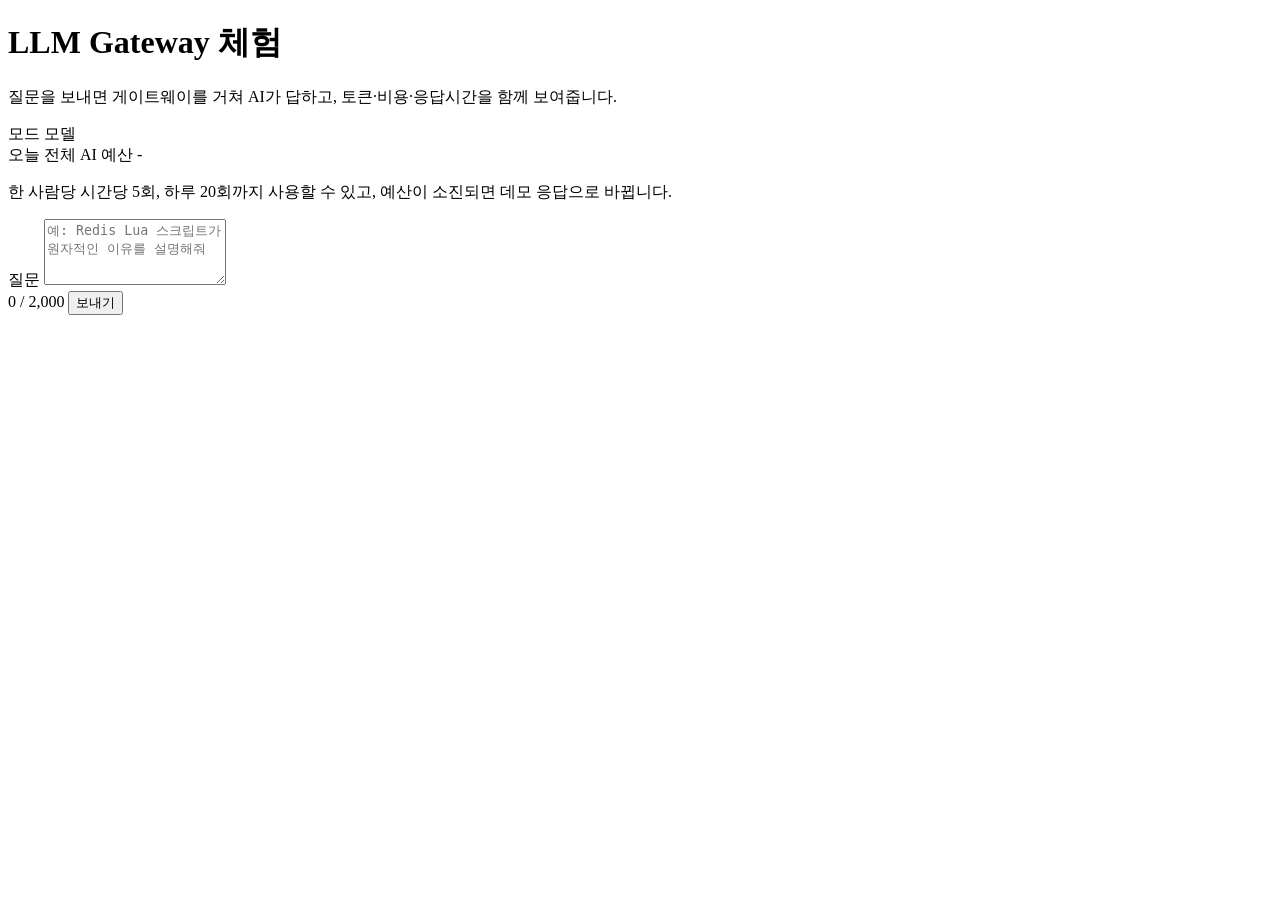
<file: src/main/resources/templates/index.html>
<!DOCTYPE html>
<html lang="ko" xmlns:th="http://www.thymeleaf.org">
<head>
	<meta charset="UTF-8">
	<meta name="viewport" content="width=device-width, initial-scale=1">
	<title>LLM Gateway 체험</title>
	<link rel="stylesheet" th:href="@{/style.css}">
</head>
<body>
<main class="container">
	<header>
		<h1>LLM Gateway 체험</h1>
		<p class="lead">질문을 보내면 게이트웨이를 거쳐 AI가 답하고, 토큰·비용·응답시간을 함께 보여줍니다.</p>
		<div class="badges">
			<span class="badge" th:classappend="${mode == 'mock'} ? 'badge-mock' : 'badge-live'"
				  th:text="${mode == 'mock'} ? '가짜 응답 모드 (비용 0원)' : '실제 Claude 호출'">모드</span>
			<span class="badge" th:text="${model}">모델</span>
		</div>
	</header>

	<section class="card budget" aria-label="오늘 전체 예산">
		<div class="budget-head">
			<span>오늘 전체 AI 예산</span>
			<span id="budget-text">-</span>
		</div>
		<div class="bar"><div id="budget-bar" class="bar-fill" style="width: 0%"></div></div>
		<p class="hint">한 사람당 시간당 5회, 하루 20회까지 사용할 수 있고, 예산이 소진되면 데모 응답으로 바뀝니다.</p>
	</section>

	<form id="chat-form" class="card">
		<label for="message">질문</label>
		<textarea id="message" name="message" rows="4" maxlength="2000"
				  placeholder="예: Redis Lua 스크립트가 원자적인 이유를 설명해줘"></textarea>
		<div class="form-footer">
			<span id="counter">0 / 2,000</span>
			<button type="submit" id="submit">보내기</button>
		</div>
	</form>

	<section id="result" class="card" hidden>
		<h2>응답</h2>
		<p id="answer"></p>
		<dl class="metrics">
			<div><dt>입력 토큰</dt><dd id="input-tokens"></dd></div>
			<div><dt>출력 토큰</dt><dd id="output-tokens"></dd></div>
			<div><dt>비용</dt><dd id="cost"></dd></div>
			<div><dt>응답시간</dt><dd id="latency"></dd></div>
		</dl>
		<p id="remaining" class="hint"></p>
	</section>

	<p id="error" class="error" role="alert" hidden></p>
</main>
<script th:src="@{/app.js}"></script>
</body>
</html>
</file>
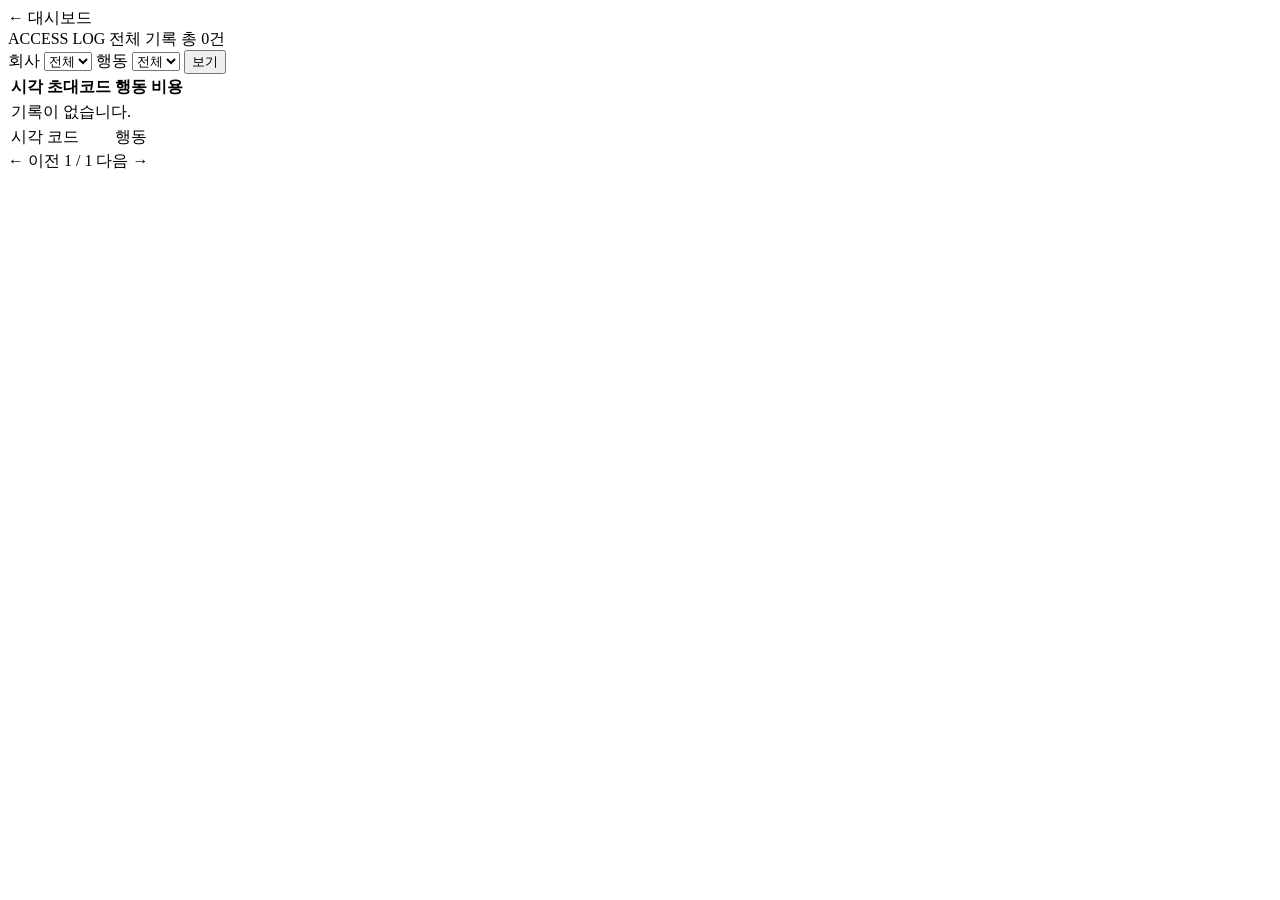
<file: src/main/resources/templates/admin-access.html>
<!DOCTYPE html>
<html lang="ko" xmlns:th="http://www.thymeleaf.org">
<head>
	<meta charset="UTF-8">
	<meta name="viewport" content="width=device-width, initial-scale=1">
	<meta name="robots" content="noindex, nofollow">
	<title>전체 기록 | 관리자</title>
	<link rel="stylesheet" th:href="@{/style.css}">
</head>
<body>
<main class="container admin" th:with="a=${access}">
	<div class="admin-top">
		<a class="back" th:href="@{/admin}">← 대시보드</a>
	</div>

	<section class="admin-section">
		<div class="block-title">
			<span class="fold-head">
				<span class="fold-label">ACCESS LOG</span>
				<span class="fold-name">전체 기록</span>
			</span>
			<span class="fold-meta" th:text="|총 ${a.total()}건|">총 0건</span>
		</div>

		<form class="card block-body filter" method="get" th:action="@{/admin/access}">
			<label>회사
				<select name="code">
					<option value="">전체</option>
					<option th:each="c : ${a.codes()}" th:value="${c.value()}" th:text="${c.label()}"
							th:selected="${a.codeId() != null and c.value() == a.codeId().toString()}">회사</option>
				</select>
			</label>
			<label>행동
				<select name="action">
					<option value="">전체</option>
					<option th:each="o : ${a.actions()}" th:value="${o.value()}" th:text="${o.label()}"
							th:selected="${o.value() == a.action()}">행동</option>
				</select>
			</label>
			<button type="submit">보기</button>
		</form>

		<div class="card block-body table-wrap">
			<table class="admin-table">
				<thead><tr><th>시각</th><th>초대코드</th><th>행동</th><th class="num">비용</th></tr></thead>
				<tbody>
				<tr th:if="${a.events().isEmpty()}"><td colspan="4" class="muted">기록이 없습니다.</td></tr>
				<tr th:each="e : ${a.events()}">
					<td th:text="${e.at()}">시각</td>
					<td><a class="table-link" th:href="@{/admin/codes/{id}(id=${e.codeId()})}" th:text="${e.label()}">코드</a></td>
					<td th:text="${e.action()}">행동</td>
					<td class="num" th:text="${e.detail()}"></td>
				</tr>
				</tbody>
			</table>
		</div>

		<nav class="pager" aria-label="페이지">
			<a th:if="${a.hasPrevious()}" class="link-button"
			   th:href="@{/admin/access(code=${a.codeId()},action=${a.action()},page=${a.page() - 1})}">← 이전</a>
			<span th:text="|${a.page()} / ${a.totalPages()}|">1 / 1</span>
			<a th:if="${a.hasNext()}" class="link-button"
			   th:href="@{/admin/access(code=${a.codeId()},action=${a.action()},page=${a.page() + 1})}">다음 →</a>
		</nav>
	</section>
</main>
<script th:src="@{/scroll-top.js}" defer></script>
</body>
</html>
</file>
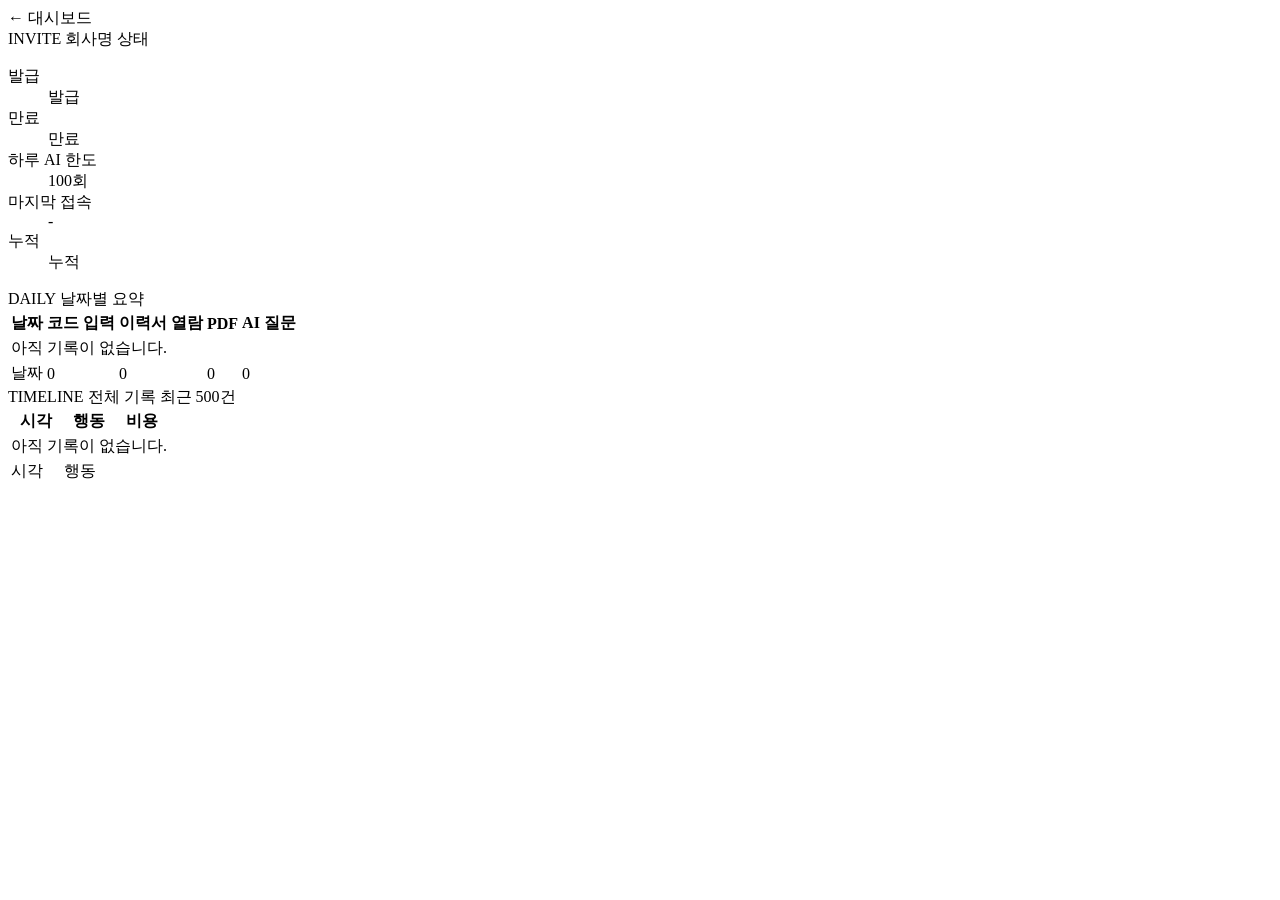
<file: src/main/resources/templates/admin-invite.html>
<!DOCTYPE html>
<html lang="ko" xmlns:th="http://www.thymeleaf.org">
<head>
	<meta charset="UTF-8">
	<meta name="viewport" content="width=device-width, initial-scale=1">
	<meta name="robots" content="noindex, nofollow">
	<title th:text="${detail.invite().label()} + ' · 관리자'">초대코드 상세</title>
	<link rel="stylesheet" th:href="@{/style.css}">
</head>
<body>
<main class="container admin" th:with="i=${detail.invite()}">
	<div class="admin-top">
		<a class="back" th:href="@{/admin}">← 대시보드</a>
	</div>

	<section class="admin-section">
		<div class="block-title">
			<span class="fold-head">
				<span class="fold-label">INVITE</span>
				<span class="fold-name" th:text="${i.label()}">회사명</span>
			</span>
			<span class="fold-meta" th:text="${i.status()}">상태</span>
		</div>
		<div class="card block-body">
			<dl class="info-list">
				<dt>발급</dt>
				<dd th:text="${i.createdAt()}">발급</dd>
				<dt>만료</dt>
				<dd th:text="${i.expiresAt()}">만료</dd>
				<dt>하루 AI 한도</dt>
				<dd th:text="|${i.dailyLimit()}회|">100회</dd>
				<dt>마지막 접속</dt>
				<dd th:text="${i.lastAccess()}">-</dd>
				<dt>누적</dt>
				<dd th:text="|코드 입력 ${i.redeems()} · 이력서 열람 ${i.resumeViews()} · PDF ${i.pdfDownloads()} · AI 질문 ${i.llmRequests()}|">누적</dd>
			</dl>
		</div>
	</section>

	<section class="admin-section">
		<div class="block-title">
			<span class="fold-head">
				<span class="fold-label">DAILY</span>
				<span class="fold-name">날짜별 요약</span>
			</span>
		</div>
		<div class="card block-body table-wrap">
			<table class="admin-table">
				<thead>
				<tr><th>날짜</th><th class="num">코드 입력</th><th class="num">이력서 열람</th><th class="num">PDF</th><th class="num">AI 질문</th></tr>
				</thead>
				<tbody>
				<tr th:if="${detail.days().isEmpty()}"><td colspan="5" class="muted">아직 기록이 없습니다.</td></tr>
				<tr th:each="day : ${detail.days()}">
					<td th:text="${day.day()}">날짜</td>
					<td class="num" th:text="${day.redeems()}">0</td>
					<td class="num" th:text="${day.resumeViews()}">0</td>
					<td class="num" th:text="${day.pdfDownloads()}">0</td>
					<td class="num" th:text="${day.chats()}">0</td>
				</tr>
				</tbody>
			</table>
		</div>
	</section>

	<section class="admin-section">
		<div class="block-title">
			<span class="fold-head">
				<span class="fold-label">TIMELINE</span>
				<span class="fold-name">전체 기록</span>
			</span>
			<span class="fold-meta">최근 500건</span>
		</div>
		<div class="card block-body table-wrap">
			<table class="admin-table">
				<thead><tr><th>시각</th><th>행동</th><th class="num">비용</th></tr></thead>
				<tbody>
				<tr th:if="${detail.events().isEmpty()}"><td colspan="3" class="muted">아직 기록이 없습니다.</td></tr>
				<tr th:each="e : ${detail.events()}">
					<td th:text="${e.at()}">시각</td>
					<td th:text="${e.action()}">행동</td>
					<td class="num" th:text="${e.detail()}"></td>
				</tr>
				</tbody>
			</table>
		</div>
	</section>
</main>
<script th:src="@{/scroll-top.js}" defer></script>
</body>
</html>
</file>
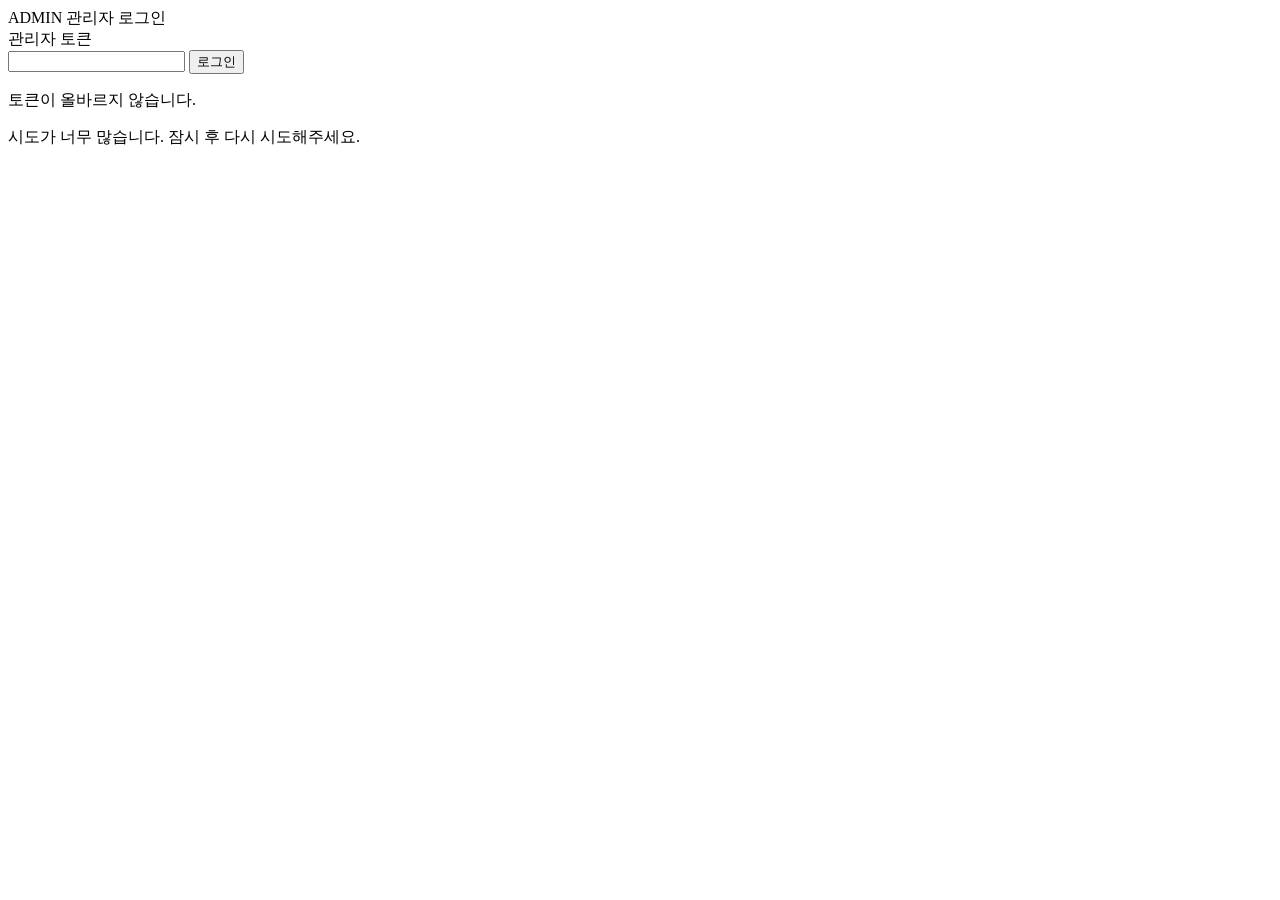
<file: src/main/resources/templates/admin-login.html>
<!DOCTYPE html>
<html lang="ko" xmlns:th="http://www.thymeleaf.org">
<head>
	<meta charset="UTF-8">
	<meta name="viewport" content="width=device-width, initial-scale=1">
	<meta name="robots" content="noindex, nofollow">
	<title>관리자</title>
	<link rel="stylesheet" th:href="@{/style.css}">
</head>
<body>
<main class="container admin-login">
	<div class="block-title">
		<span class="fold-head">
			<span class="fold-label">ADMIN</span>
			<span class="fold-name">관리자 로그인</span>
		</span>
	</div>
	<form class="card" method="post" th:action="@{/admin/login}">
		<label for="token">관리자 토큰</label>
		<div class="invite-row">
			<input id="token" name="token" type="password" autocomplete="current-password" required>
			<button type="submit">로그인</button>
		</div>
		<p class="error" th:if="${error == 'invalid'}">토큰이 올바르지 않습니다.</p>
		<p class="error" th:if="${error == 'locked'}">시도가 너무 많습니다. 잠시 후 다시 시도해주세요.</p>
	</form>
</main>
</body>
</html>
</file>
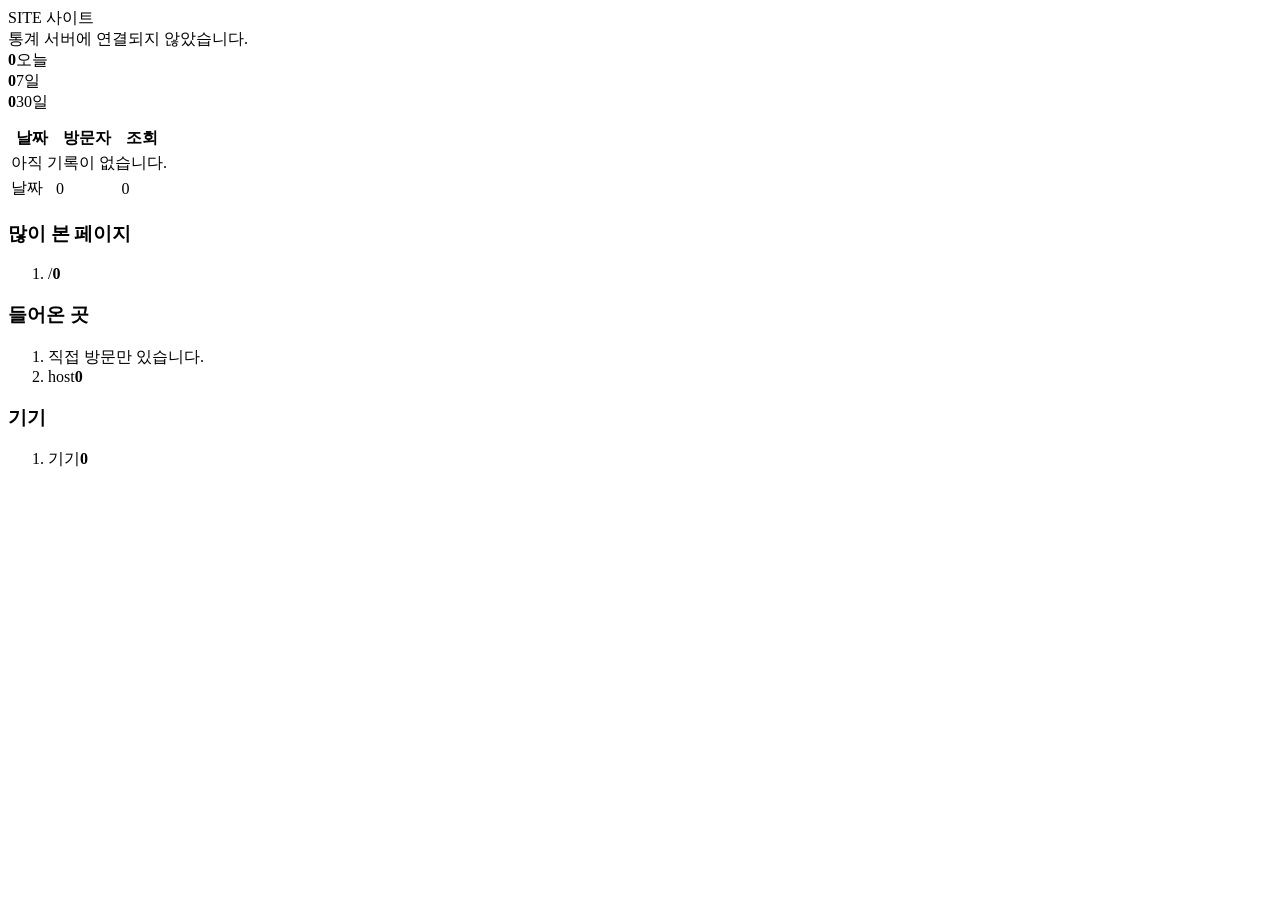
<file: src/main/resources/templates/admin-visit-fragments.html>
<!DOCTYPE html>
<html lang="ko" xmlns:th="http://www.thymeleaf.org">
<body>
<!-- 관리자 방문 통계: 사이트 하나의 블록 (admin-visits.html이 두 번 끼워 넣는다) -->
<section class="admin-section" th:fragment="site(label, name, v)">
	<div class="block-title">
		<span class="fold-head">
			<span class="fold-label" th:text="${label}">SITE</span>
			<span class="fold-name" th:text="${name}">사이트</span>
		</span>
	</div>
	<div th:if="${v == null}" class="card block-body muted">통계 서버에 연결되지 않았습니다.</div>
	<th:block th:if="${v != null}">
		<div class="metric-grid">
			<div class="card metric"><strong th:text="${v.today().visitors()}">0</strong><span th:text="|오늘 방문자 · 조회 ${v.today().views()}|">오늘</span></div>
			<div class="card metric"><strong th:text="${v.last7().visitors()}">0</strong><span th:text="|7일 방문자 · 조회 ${v.last7().views()}|">7일</span></div>
			<div class="card metric"><strong th:text="${v.last30().visitors()}">0</strong><span th:text="|30일 방문자 · 조회 ${v.last30().views()}|">30일</span></div>
		</div>
		<div class="card block-body table-wrap" style="margin-top: 12px">
			<table class="admin-table">
				<thead><tr><th>날짜</th><th class="num">방문자</th><th class="num">조회</th><th class="bar-col"></th></tr></thead>
				<tbody>
				<tr th:if="${v.daily().isEmpty()}"><td colspan="4" class="muted">아직 기록이 없습니다.</td></tr>
				<tr th:each="d : ${v.daily()}">
					<td th:text="${d.date()}">날짜</td>
					<td class="num" th:text="${d.visitors()}">0</td>
					<td class="num" th:text="${d.views()}">0</td>
					<td class="bar-col"><div class="bar"><div class="bar-fill" th:style="|width: ${d.barPercent(v.maxDailyViews())}%|"></div></div></td>
				</tr>
				</tbody>
			</table>
		</div>
		<div class="visit-ranks">
			<div class="card block-body">
				<h3>많이 본 페이지</h3>
				<ol class="rank-list"><li th:each="r : ${v.topPages()}"><span th:text="${r.key()}">/</span><b th:text="${r.count()}">0</b></li></ol>
			</div>
			<div class="card block-body">
				<h3>들어온 곳</h3>
				<ol class="rank-list">
					<li th:if="${v.topReferrers().isEmpty()}" class="muted">직접 방문만 있습니다.</li>
					<li th:each="r : ${v.topReferrers()}"><span th:text="${r.key()}">host</span><b th:text="${r.count()}">0</b></li>
				</ol>
			</div>
			<div class="card block-body">
				<h3>기기</h3>
				<ol class="rank-list"><li th:each="r : ${v.devices()}"><span th:text="${r.key() == 'mobile'} ? '모바일' : 'PC'">기기</span><b th:text="${r.count()}">0</b></li></ol>
			</div>
		</div>
	</th:block>
</section>
</body>
</html>
</file>
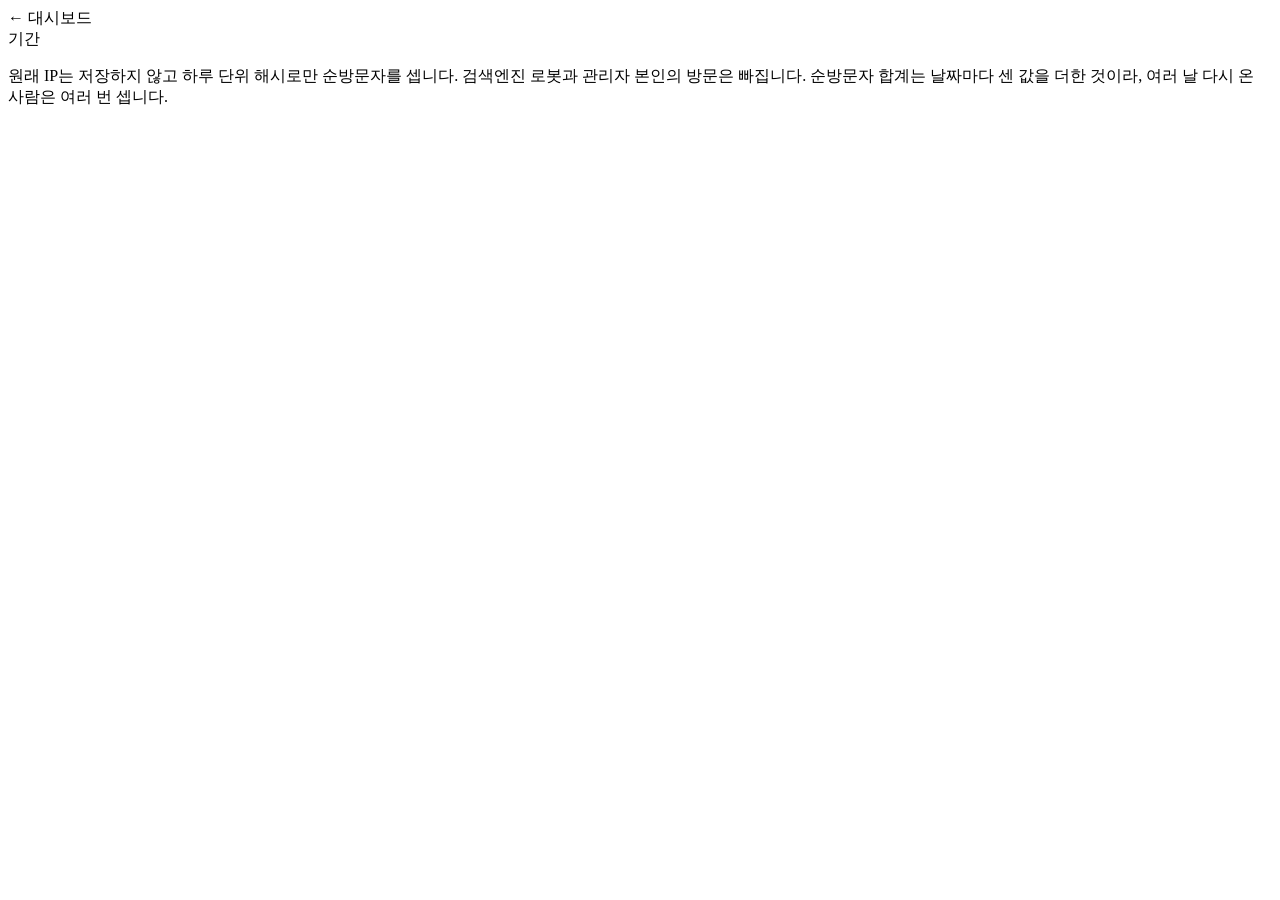
<file: src/main/resources/templates/admin-visits.html>
<!DOCTYPE html>
<html lang="ko" xmlns:th="http://www.thymeleaf.org">
<head>
	<meta charset="UTF-8">
	<meta name="viewport" content="width=device-width, initial-scale=1">
	<meta name="robots" content="noindex, nofollow">
	<title>방문 통계 | 관리자</title>
	<link rel="stylesheet" th:href="@{/style.css}">
</head>
<body>
<main class="container admin">
	<div class="admin-top">
		<a class="back" th:href="@{/admin}">← 대시보드</a>
		<nav class="range-tabs" aria-label="기간">
			<a th:each="r : ${ {7, 30, 90} }" th:href="@{/admin/visits(days=${r})}" th:text="|${r}일|"
			   th:classappend="${r == days} ? 'active'">기간</a>
		</nav>
	</div>

	<th:block th:replace="~{admin-visit-fragments :: site('MINUNGLEE.CLOUD', '포트폴리오 · minunglee.cloud', ${cloudVisits})}"></th:block>
	<th:block th:replace="~{admin-visit-fragments :: site('JIPDON.COM', '집돈 계산기 · jipdon.com', ${jipdonVisits})}"></th:block>

	<p class="hint">원래 IP는 저장하지 않고 하루 단위 해시로만 순방문자를 셉니다. 검색엔진 로봇과 관리자 본인의 방문은 빠집니다.
		순방문자 합계는 날짜마다 센 값을 더한 것이라, 여러 날 다시 온 사람은 여러 번 셉니다.</p>
</main>

</body>
</html>
</file>
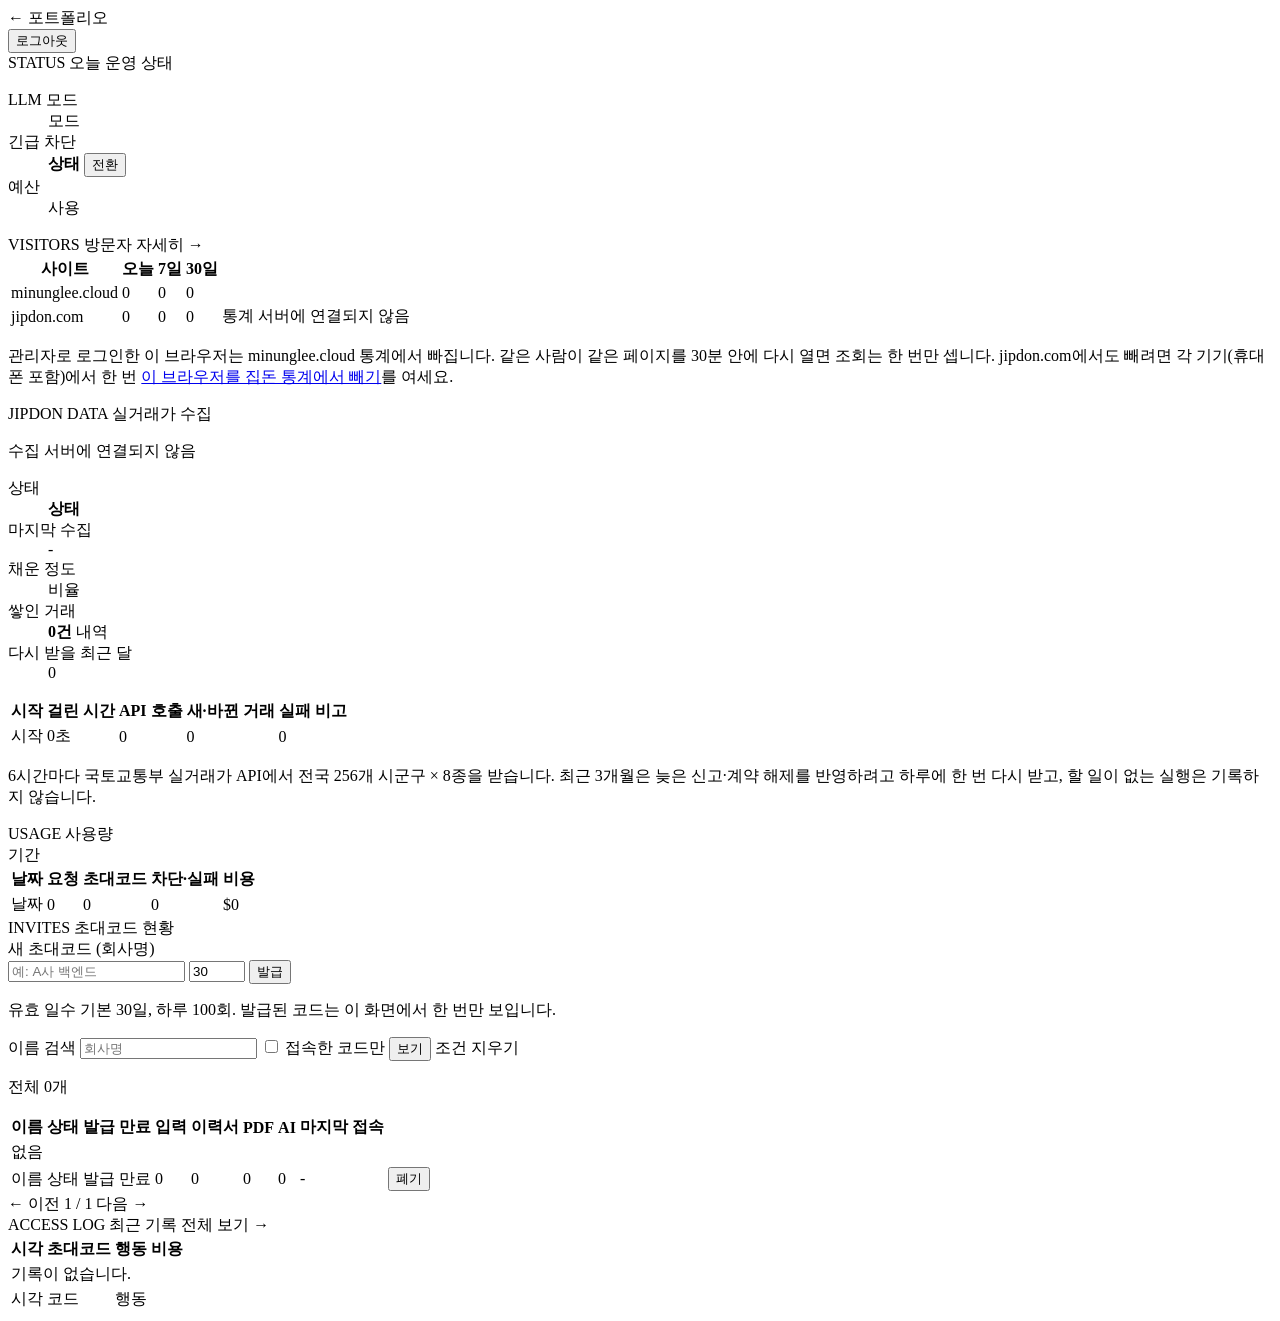
<file: src/main/resources/templates/admin.html>
<!DOCTYPE html>
<html lang="ko" xmlns:th="http://www.thymeleaf.org">
<head>
	<meta charset="UTF-8">
	<meta name="viewport" content="width=device-width, initial-scale=1">
	<meta name="robots" content="noindex, nofollow">
	<title>관리자 대시보드</title>
	<link rel="stylesheet" th:href="@{/style.css}">
</head>
<body>
<main class="container admin" th:with="d=${dashboard}">
	<div class="admin-top">
		<a class="back" th:href="@{/}">← 포트폴리오</a>
		<form method="post" th:action="@{/admin/logout}">
			<button type="submit" class="link-button">로그아웃</button>
		</form>
	</div>

	<!-- 운영 상태 -->
	<section class="admin-section">
		<div class="block-title">
			<span class="fold-head">
				<span class="fold-label">STATUS</span>
				<span class="fold-name">오늘 운영 상태</span>
			</span>
		</div>
		<div class="card block-body">
			<dl class="info-list">
				<dt>LLM 모드</dt>
				<dd th:text="${d.llmMode() == 'mock'} ? '가짜 응답 (비용 0원)' : '실제 Claude 호출'">모드</dd>
				<dt>긴급 차단</dt>
				<dd class="row-between">
					<strong th:text="${d.killSwitch()} ? '켜짐 (AI 호출 중단)' : '꺼짐'"
							th:classappend="${d.killSwitch()} ? 'danger'">상태</strong>
					<button type="button" class="link-button" id="killswitch-toggle"
							th:attr="data-enabled=${d.killSwitch()}"
							th:text="${d.killSwitch()} ? '차단 해제' : '긴급 차단'">전환</button>
				</dd>
				<th:block th:each="b : ${d.budgets()}">
					<dt th:text="|${b.tier()} 예산|">예산</dt>
					<dd>
						<span th:text="|${b.used()} / ${b.limit()}|">사용</span>
						<div class="bar"><div class="bar-fill" th:style="|width: ${b.usedPercent()}%|"></div></div>
					</dd>
				</th:block>
			</dl>
		</div>
	</section>

	<!-- 방문 통계 요약 -->
	<section class="admin-section">
		<div class="block-title">
			<span class="fold-head">
				<span class="fold-label">VISITORS</span>
				<span class="fold-name">방문자</span>
			</span>
			<a class="fold-meta" th:href="@{/admin/visits}">자세히 →</a>
		</div>
		<div class="card block-body table-wrap">
			<table class="admin-table">
				<thead><tr><th>사이트</th><th class="num">오늘</th><th class="num">7일</th><th class="num">30일</th></tr></thead>
				<tbody>
				<tr th:with="v=${cloudVisits}">
					<td>minunglee.cloud</td>
					<td class="num" th:text="|${v.today().visitors()}명 · ${v.today().views()}회|">0</td>
					<td class="num" th:text="|${v.last7().visitors()}명 · ${v.last7().views()}회|">0</td>
					<td class="num" th:text="|${v.last30().visitors()}명 · ${v.last30().views()}회|">0</td>
				</tr>
				<tr th:with="v=${jipdonVisits}">
					<td>jipdon.com</td>
					<th:block th:if="${v != null}">
						<td class="num" th:text="|${v.today().visitors()}명 · ${v.today().views()}회|">0</td>
						<td class="num" th:text="|${v.last7().visitors()}명 · ${v.last7().views()}회|">0</td>
						<td class="num" th:text="|${v.last30().visitors()}명 · ${v.last30().views()}회|">0</td>
					</th:block>
					<td th:if="${v == null}" colspan="3" class="muted">통계 서버에 연결되지 않음</td>
				</tr>
				</tbody>
			</table>
			<p class="hint">관리자로 로그인한 이 브라우저는 minunglee.cloud 통계에서 빠집니다. 같은 사람이 같은 페이지를 30분 안에 다시 열면 조회는 한 번만 셉니다.
				jipdon.com에서도 빼려면 각 기기(휴대폰 포함)에서 한 번
				<a href="https://jipdon.com/?stats=off" target="_blank" rel="noopener">이 브라우저를 집돈 통계에서 빼기</a>를 여세요.</p>
		</div>
	</section>

	<!-- 집돈 실거래가 수집 현황 -->
	<section class="admin-section">
		<div class="block-title">
			<span class="fold-head">
				<span class="fold-label">JIPDON DATA</span>
				<span class="fold-name">실거래가 수집</span>
			</span>
		</div>
		<div class="card block-body" th:with="c=${jipdonCollect}">
			<p th:if="${c == null}" class="muted">수집 서버에 연결되지 않음</p>
			<th:block th:if="${c != null}">
				<dl class="info-list">
					<dt>상태</dt>
					<dd><strong th:text="${jipdonCollectHealth.label()}"
								th:classappend="${jipdonCollectHealth.name() != 'OK'} ? 'danger'">상태</strong></dd>
					<dt>마지막 수집</dt>
					<dd th:text="${c.lastCollectedText()}">-</dd>
					<dt>채운 정도</dt>
					<dd>
						<span th:text="|${c.coveragePercent()}% (남은 달 ${c.missing()} / 전체 ${c.totalTasks()})|">비율</span>
						<div class="bar"><div class="bar-fill" th:style="|width: ${c.coveragePercent()}%|"></div></div>
					</dd>
					<th:block th:if="${c.deals() != null}" th:with="d=${c.deals()}">
						<dt>쌓인 거래</dt>
						<dd>
							<strong th:text="|${#numbers.formatInteger(d.total(), 1, 'COMMA')}건 (약 ${d.totalManwon()}만 건)|">0건</strong>
							<span class="muted" th:text="|매매 ${#numbers.formatInteger(d.sale(), 1, 'COMMA')} · 전월세 ${#numbers.formatInteger(d.rent(), 1, 'COMMA')} · 단독·다가구 ${#numbers.formatInteger(d.detached(), 1, 'COMMA')} (${d.countedText()} 기준)|">내역</span>
						</dd>
					</th:block>
					<dt>다시 받을 최근 달</dt>
					<dd th:text="|${c.refreshDue()}건 (다음 실행에서 처리, 한 번에 최대 ${c.maxCallsPerRun()}회 호출)|">0</dd>
				</dl>
				<div class="table-wrap" th:if="${!c.recentRuns().isEmpty()}">
					<table class="admin-table">
						<thead><tr><th>시작</th><th class="num">걸린 시간</th><th class="num">API 호출</th><th class="num">새·바뀐 거래</th><th class="num">실패</th><th>비고</th></tr></thead>
						<tbody>
						<tr th:each="r : ${c.recentRuns()}">
							<td th:text="${r.startedText()}">시작</td>
							<td class="num" th:text="${r.durationText()}">0초</td>
							<td class="num" th:text="${r.calls()}">0</td>
							<td class="num" th:text="${r.changedRows()}">0</td>
							<td class="num" th:text="${r.failedTasks()}" th:classappend="${r.failedTasks() > 0} ? 'danger'">0</td>
							<td th:text="${r.stoppedByQuota()} ? '하루 한도 도달' : (${r.remainingTasks() > 0} ? |${r.remainingTasks()}건 다음으로| : '')"></td>
						</tr>
						</tbody>
					</table>
				</div>
				<p class="hint">6시간마다 국토교통부 실거래가 API에서 전국 256개 시군구 × 8종을 받습니다. 최근 3개월은 늦은 신고·계약 해제를 반영하려고 하루에 한 번 다시 받고, 할 일이 없는 실행은 기록하지 않습니다.</p>
			</th:block>
		</div>
	</section>

	<!-- 최근 7일 -->
	<section class="admin-section">
		<div class="block-title">
			<span class="fold-head">
				<span class="fold-label">USAGE</span>
				<span class="fold-name">사용량</span>
			</span>
			<nav class="range-tabs" aria-label="기간">
				<a th:each="r : ${d.ranges()}" th:href="@{/admin(range=${r.param()})}" th:text="${r.label()}"
				   th:classappend="${r == d.range()} ? 'active'">기간</a>
			</nav>
		</div>
		<div class="card block-body table-wrap">
			<table class="admin-table">
				<thead>
				<tr><th>날짜</th><th class="num">요청</th><th class="num">초대코드</th><th class="num">차단·실패</th><th class="num">비용</th><th class="bar-col"></th></tr>
				</thead>
				<tbody>
				<tr th:each="s : ${d.daily()}">
					<td th:text="${s.day()}">날짜</td>
					<td class="num" th:text="${s.requests()}">0</td>
					<td class="num" th:text="${s.inviteRequests()}">0</td>
					<td class="num" th:text="${s.notSuccess()}">0</td>
					<td class="num" th:text="${s.cost()}">$0</td>
					<td class="bar-col"><div class="bar"><div class="bar-fill" th:style="|width: ${s.barPercent()}%|"></div></div></td>
				</tr>
				</tbody>
			</table>
		</div>
	</section>

	<!-- 초대코드 -->
	<section class="admin-section" id="invites">
		<div class="block-title">
			<span class="fold-head">
				<span class="fold-label">INVITES</span>
				<span class="fold-name">초대코드 현황</span>
			</span>
		</div>
		<form id="invite-create" class="card block-body invite-create">
			<label for="invite-label">새 초대코드 (회사명)</label>
			<div class="invite-row">
				<input id="invite-label" maxlength="100" placeholder="예: A사 백엔드" required>
				<input id="invite-days" type="number" min="1" max="180" value="30" title="유효 일수" class="narrow">
				<button type="submit">발급</button>
			</div>
			<p class="hint">유효 일수 기본 30일, 하루 100회. 발급된 코드는 이 화면에서 한 번만 보입니다.</p>
			<p id="invite-created" class="created" hidden></p>
		</form>
		<!-- 검색·필터는 GET으로 다시 그린다 (기간 선택은 유지) -->
		<form class="card block-body filter" method="get" th:action="@{/admin#invites}" th:with="l=${d.invites()}">
			<input type="hidden" name="range" th:value="${d.range().param()}">
			<label>이름 검색
				<input type="search" name="q" th:value="${l.query()}" placeholder="회사명" maxlength="100">
			</label>
			<label class="check">
				<input type="checkbox" name="visited" value="true" th:checked="${l.visitedOnly()}"> 접속한 코드만
			</label>
			<button type="submit">보기</button>
			<a th:if="${l.filtered()}" class="link-button" th:href="@{/admin(range=${d.range().param()})} + '#invites'">조건 지우기</a>
		</form>
		<div id="invite-list" th:with="l=${d.invites()}">
		<div class="card block-body">
			<p class="hint list-count" th:text="${l.filtered()} ? |전체 ${l.total()}개 중 ${l.matched()}개| : |전체 ${l.total()}개|">전체 0개</p>
			<!-- 가로 스크롤 없이 한 화면에 들어가게: 이름은 줄바꿈, 날짜는 연도 생략, 좁은 화면에서는 줄마다 카드로 -->
			<table class="admin-table invite-table">
				<thead>
				<tr><th>이름</th><th>상태</th><th>발급</th><th>만료</th><th class="num">입력</th><th class="num">이력서</th><th class="num">PDF</th><th class="num">AI</th><th>마지막 접속</th><th></th></tr>
				</thead>
				<tbody>
				<tr th:if="${l.rows().isEmpty()}"><td colspan="10" class="muted"
						th:text="${l.filtered()} ? '조건에 맞는 코드가 없습니다.' : '아직 발급한 코드가 없습니다.'">없음</td></tr>
				<tr th:each="i : ${l.rows()}" th:classappend="${i.revoked()} ? 'dim'">
					<td class="name"><a class="table-link" th:href="@{/admin/codes/{id}(id=${i.id()})}" th:text="${i.label()}">이름</a></td>
					<td data-label="상태" th:text="${i.status()}">상태</td>
					<td data-label="발급" th:text="${i.createdShort()}" th:title="${i.createdAt()}">발급</td>
					<td data-label="만료" th:text="${i.expiresShort()}" th:title="${i.expiresAt()}">만료</td>
					<td data-label="입력" class="num" th:text="${i.redeems()}">0</td>
					<td data-label="이력서" class="num" th:text="${i.resumeViews()}">0</td>
					<td data-label="PDF" class="num" th:text="${i.pdfDownloads()}">0</td>
					<td data-label="AI" class="num" th:text="${i.llmRequests()}">0</td>
					<td data-label="마지막 접속" th:text="${i.lastAccessShort()}" th:title="${i.lastAccess()}">-</td>
					<td class="actions"><button th:unless="${i.revoked()}" type="button" class="link-button revoke"
								th:attr="data-id=${i.id()},data-label=${i.label()}">폐기</button></td>
				</tr>
				</tbody>
			</table>
		</div>
		<nav class="pager" aria-label="초대코드 페이지" th:if="${l.totalPages() > 1}">
			<a th:if="${l.hasPrevious()}" class="link-button"
			   th:href="@{/admin(range=${d.range().param()},q=${l.query()},visited=${l.visitedOnly()},invitePage=${l.page() - 1})} + '#invites'">← 이전</a>
			<span th:text="|${l.page()} / ${l.totalPages()}|">1 / 1</span>
			<a th:if="${l.hasNext()}" class="link-button"
			   th:href="@{/admin(range=${d.range().param()},q=${l.query()},visited=${l.visitedOnly()},invitePage=${l.page() + 1})} + '#invites'">다음 →</a>
		</nav>
		</div>
	</section>

	<!-- 최근 열람 기록 -->
	<section class="admin-section">
		<div class="block-title">
			<span class="fold-head">
				<span class="fold-label">ACCESS LOG</span>
				<span class="fold-name">최근 기록</span>
			</span>
			<a class="link-button" th:href="@{/admin/access}">전체 보기 →</a>
		</div>
		<div class="card block-body table-wrap">
			<table class="admin-table">
				<thead><tr><th>시각</th><th>초대코드</th><th>행동</th><th class="num">비용</th></tr></thead>
				<tbody>
				<tr th:if="${d.recentEvents().isEmpty()}"><td colspan="4" class="muted">기록이 없습니다.</td></tr>
				<tr th:each="a : ${d.recentEvents()}">
					<td th:text="${a.at()}">시각</td>
					<td><a class="table-link" th:href="@{/admin/codes/{id}(id=${a.codeId()})}" th:text="${a.label()}">코드</a></td>
					<td th:text="${a.action()}">행동</td>
					<td class="num" th:text="${a.detail()}"></td>
				</tr>
				</tbody>
			</table>
		</div>
	</section>
</main>
<script th:src="@{/admin.js}"></script>
<script th:src="@{/scroll-top.js}" defer></script>
</body>
</html>
</file>
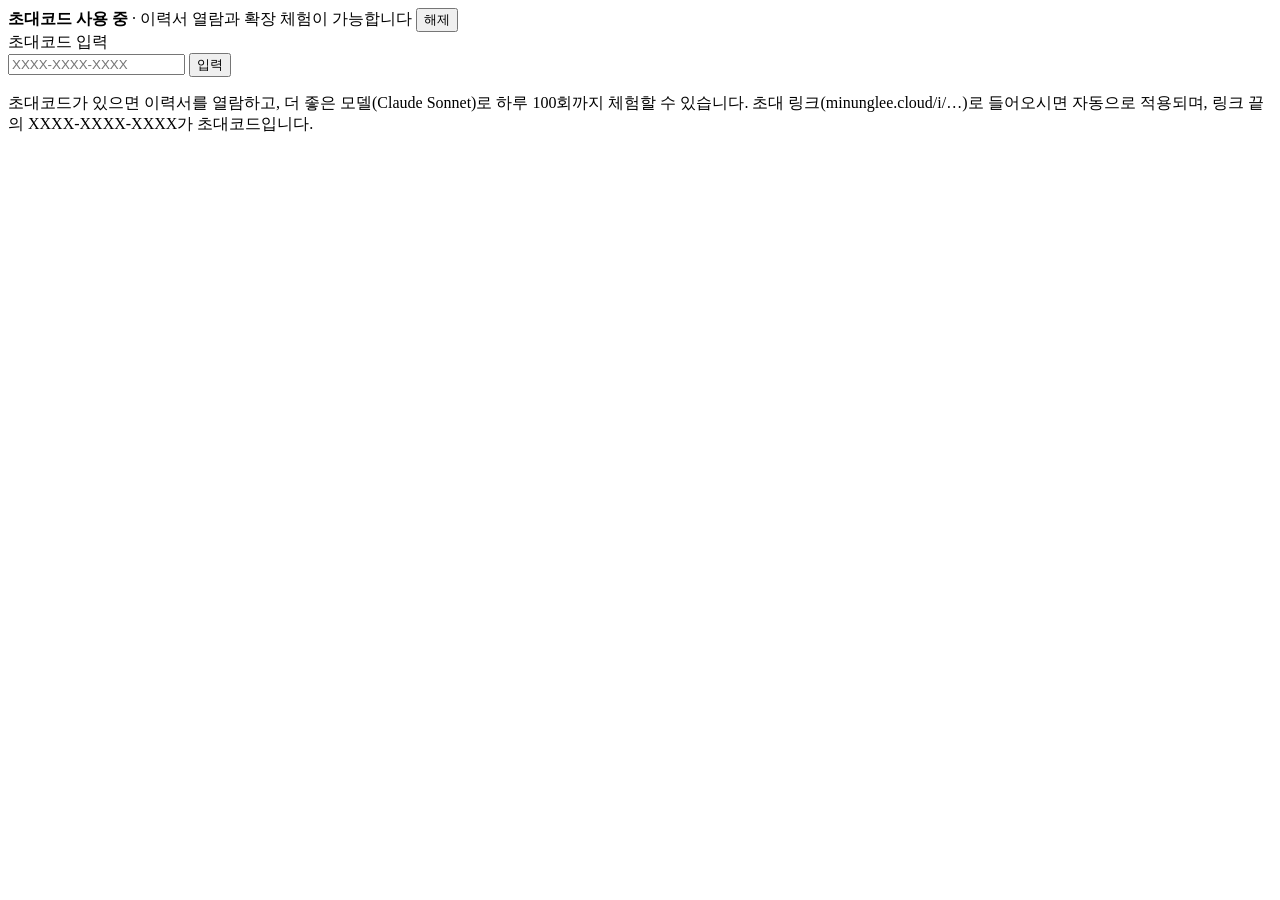
<file: src/main/resources/templates/fragments.html>
<!DOCTYPE html>
<html lang="ko" xmlns:th="http://www.thymeleaf.org">
<body>

<!-- 초대코드 입력·상태 (메인, 체험 페이지 공통) -->
<section class="card invite" th:fragment="invite(requester)">
	<div th:if="${requester.invited()}" class="invite-active">
		<span><strong>초대코드 사용 중</strong> · 이력서 열람과 확장 체험이 가능합니다</span>
		<button type="button" id="invite-clear" class="link-button">해제</button>
	</div>
	<form th:unless="${requester.invited()}" id="invite-form">
		<label for="invite-code">초대코드 입력</label>
		<div class="invite-row">
			<input id="invite-code" name="code" maxlength="40" autocomplete="off" spellcheck="false"
				   placeholder="XXXX-XXXX-XXXX">
			<button type="submit">입력</button>
		</div>
		<p id="invite-error" class="error" role="alert" hidden></p>
		<p class="hint">초대코드가 있으면 이력서를 열람하고, 더 좋은 모델(Claude Sonnet)로 하루 100회까지 체험할 수 있습니다.
			초대 링크(minunglee.cloud/i/…)로 들어오시면 자동으로 적용되며, 링크 끝의 XXXX-XXXX-XXXX가 초대코드입니다.</p>
	</form>
	<script th:src="@{/invite.js}" defer></script>
</section>

</body>
</html>
</file>
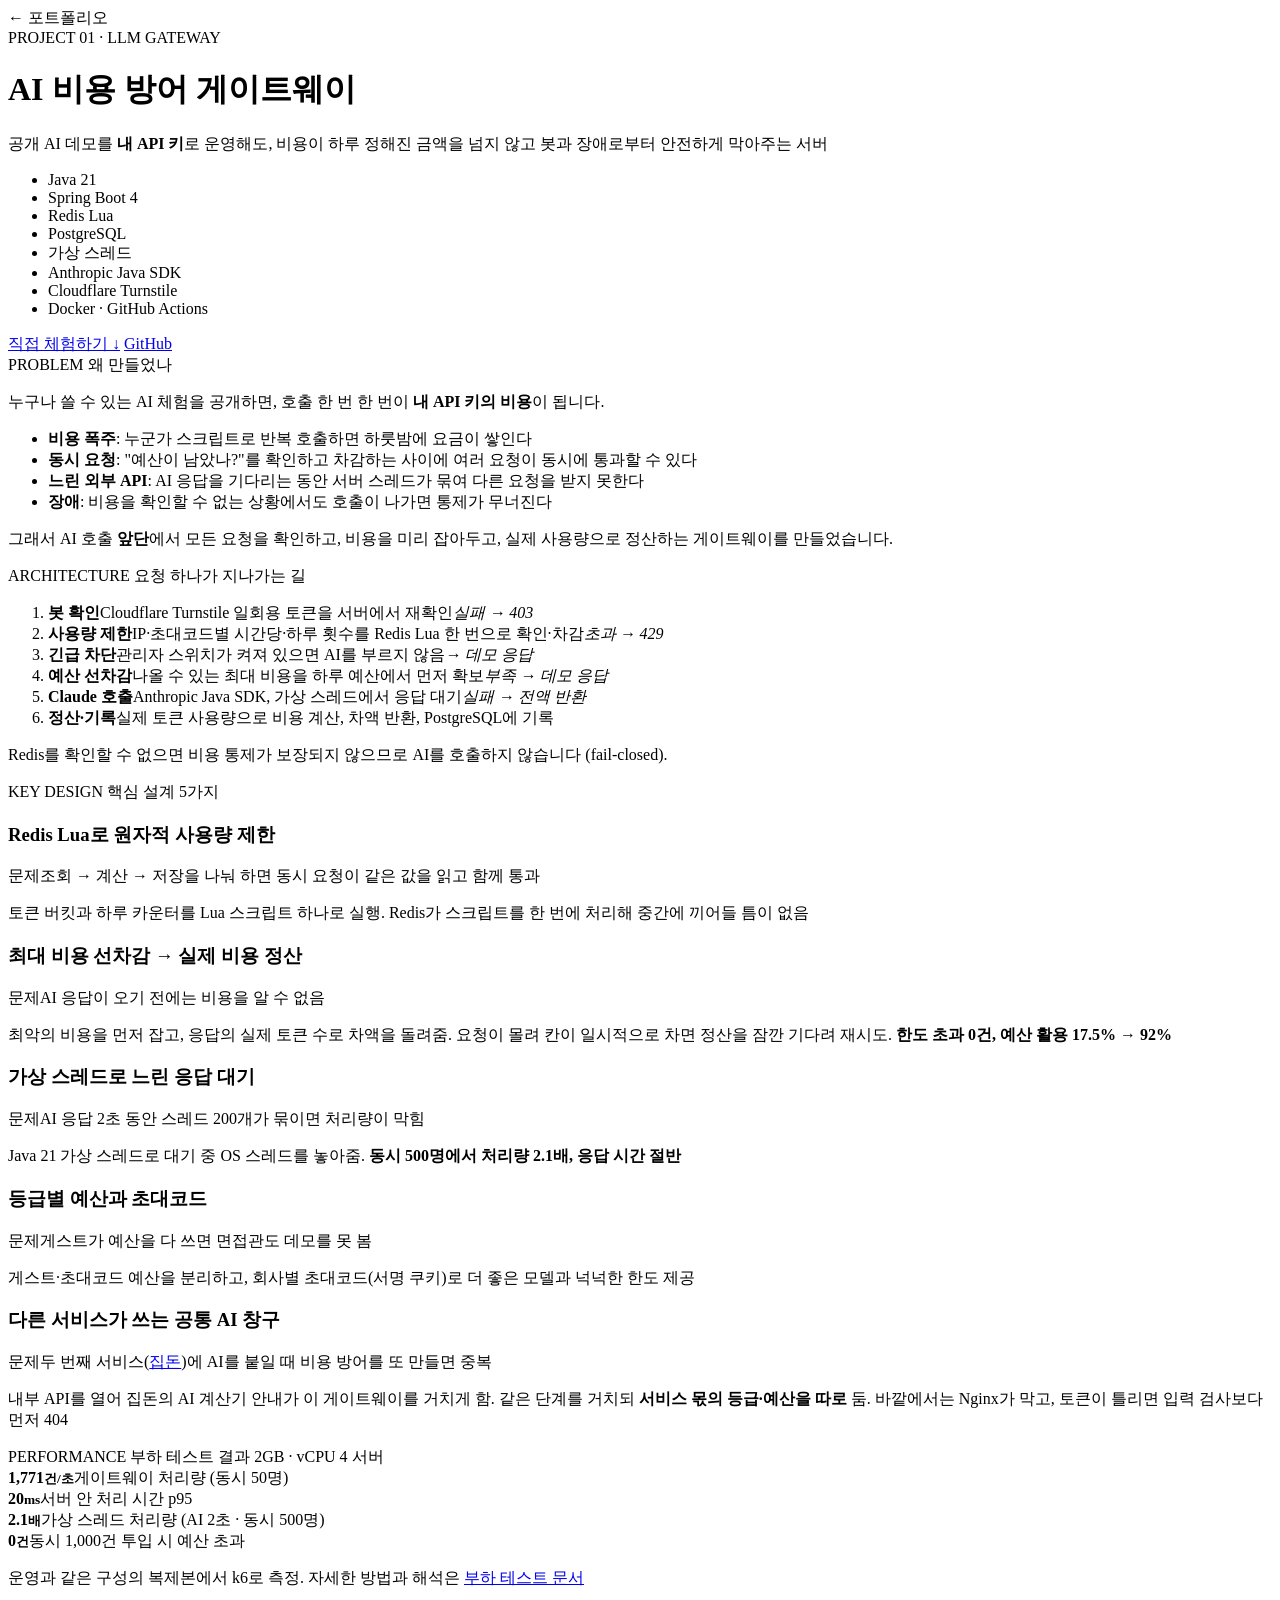
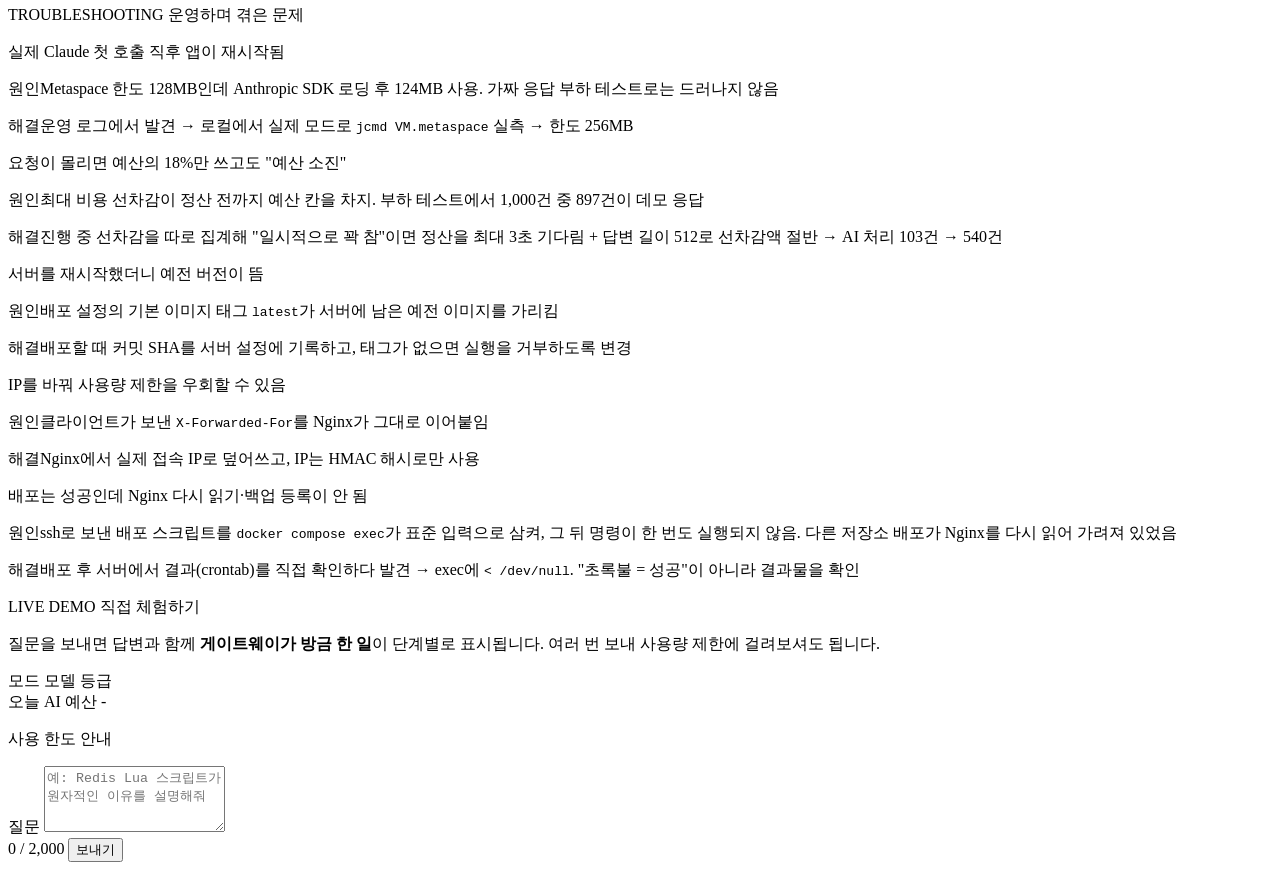
<file: src/main/resources/templates/gateway.html>
<!DOCTYPE html>
<html lang="ko" xmlns:th="http://www.thymeleaf.org">
<head>
	<meta charset="UTF-8">
	<meta name="viewport" content="width=device-width, initial-scale=1">
	<title>AI 비용 방어 게이트웨이 | 이민웅</title>
	<meta name="description" content="공개 AI 데모를 내 API 키로 운영해도 비용이 폭주하지 않게 막는 Spring Boot 게이트웨이">
	<link rel="stylesheet" th:href="@{/style.css}">
</head>
<body>
<main class="container page project-page">
	<a class="back" th:href="@{/}">← 포트폴리오</a>

	<!-- 한 줄 소개 -->
	<header class="project-hero">
		<span class="fold-label">PROJECT 01 · LLM GATEWAY</span>
		<h1>AI 비용 방어 게이트웨이</h1>
		<p class="lead">공개 AI 데모를 <strong>내 API 키</strong>로 운영해도, 비용이 하루 정해진 금액을 넘지 않고 봇과 장애로부터 안전하게 막아주는 서버</p>
		<ul class="chips small">
			<li>Java 21</li><li>Spring Boot 4</li><li>Redis Lua</li><li>PostgreSQL</li><li>가상 스레드</li>
			<li>Anthropic Java SDK</li><li>Cloudflare Turnstile</li><li>Docker · GitHub Actions</li>
		</ul>
		<div class="hero-actions">
			<a class="button" href="#demo">직접 체험하기 ↓</a>
			<a class="link-button" href="https://github.com/minunglee/spring-llm-gateway" target="_blank" rel="noopener">GitHub</a>
		</div>
	</header>

	<!-- 왜 만들었나 -->
	<section class="page-section">
		<div class="block-title">
			<span class="fold-head">
				<span class="fold-label">PROBLEM</span>
				<span class="fold-name">왜 만들었나</span>
			</span>
		</div>
		<div class="card block-body">
			<p class="project-text">누구나 쓸 수 있는 AI 체험을 공개하면, 호출 한 번 한 번이 <strong>내 API 키의 비용</strong>이 됩니다.</p>
			<ul class="points">
				<li><strong>비용 폭주</strong>: 누군가 스크립트로 반복 호출하면 하룻밤에 요금이 쌓인다</li>
				<li><strong>동시 요청</strong>: "예산이 남았나?"를 확인하고 차감하는 사이에 여러 요청이 동시에 통과할 수 있다</li>
				<li><strong>느린 외부 API</strong>: AI 응답을 기다리는 동안 서버 스레드가 묶여 다른 요청을 받지 못한다</li>
				<li><strong>장애</strong>: 비용을 확인할 수 없는 상황에서도 호출이 나가면 통제가 무너진다</li>
			</ul>
			<p class="project-text">그래서 AI 호출 <strong>앞단</strong>에서 모든 요청을 확인하고, 비용을 미리 잡아두고, 실제 사용량으로 정산하는 게이트웨이를 만들었습니다.</p>
		</div>
	</section>

	<!-- 처리 흐름 -->
	<section class="page-section">
		<div class="block-title">
			<span class="fold-head">
				<span class="fold-label">ARCHITECTURE</span>
				<span class="fold-name">요청 하나가 지나가는 길</span>
			</span>
		</div>
		<div class="card block-body">
			<ol class="flow">
				<li><strong>봇 확인</strong><span>Cloudflare Turnstile 일회용 토큰을 서버에서 재확인</span><em>실패 → 403</em></li>
				<li><strong>사용량 제한</strong><span>IP·초대코드별 시간당·하루 횟수를 Redis Lua 한 번으로 확인·차감</span><em>초과 → 429</em></li>
				<li><strong>긴급 차단</strong><span>관리자 스위치가 켜져 있으면 AI를 부르지 않음</span><em>→ 데모 응답</em></li>
				<li><strong>예산 선차감</strong><span>나올 수 있는 최대 비용을 하루 예산에서 먼저 확보</span><em>부족 → 데모 응답</em></li>
				<li><strong>Claude 호출</strong><span>Anthropic Java SDK, 가상 스레드에서 응답 대기</span><em>실패 → 전액 반환</em></li>
				<li><strong>정산·기록</strong><span>실제 토큰 사용량으로 비용 계산, 차액 반환, PostgreSQL에 기록</span></li>
			</ol>
			<p class="hint">Redis를 확인할 수 없으면 비용 통제가 보장되지 않으므로 AI를 호출하지 않습니다 (fail-closed).</p>
		</div>
	</section>

	<!-- 핵심 설계 -->
	<section class="page-section">
		<div class="block-title">
			<span class="fold-head">
				<span class="fold-label">KEY DESIGN</span>
				<span class="fold-name">핵심 설계 5가지</span>
			</span>
		</div>
		<div class="design-grid">
			<article class="card design">
				<h3>Redis Lua로 원자적 사용량 제한</h3>
				<p class="problem"><span class="label">문제</span><span>조회 → 계산 → 저장을 나눠 하면 동시 요청이 같은 값을 읽고 함께 통과</span></p>
				<p>토큰 버킷과 하루 카운터를 Lua 스크립트 하나로 실행. Redis가 스크립트를 한 번에 처리해 중간에 끼어들 틈이 없음</p>
			</article>
			<article class="card design">
				<h3>최대 비용 선차감 → 실제 비용 정산</h3>
				<p class="problem"><span class="label">문제</span><span>AI 응답이 오기 전에는 비용을 알 수 없음</span></p>
				<p>최악의 비용을 먼저 잡고, 응답의 실제 토큰 수로 차액을 돌려줌. 요청이 몰려 칸이 일시적으로 차면 정산을 잠깐 기다려 재시도. <strong>한도 초과 0건, 예산 활용 17.5% → 92%</strong></p>
			</article>
			<article class="card design">
				<h3>가상 스레드로 느린 응답 대기</h3>
				<p class="problem"><span class="label">문제</span><span>AI 응답 2초 동안 스레드 200개가 묶이면 처리량이 막힘</span></p>
				<p>Java 21 가상 스레드로 대기 중 OS 스레드를 놓아줌. <strong>동시 500명에서 처리량 2.1배, 응답 시간 절반</strong></p>
			</article>
			<article class="card design">
				<h3>등급별 예산과 초대코드</h3>
				<p class="problem"><span class="label">문제</span><span>게스트가 예산을 다 쓰면 면접관도 데모를 못 봄</span></p>
				<p>게스트·초대코드 예산을 분리하고, 회사별 초대코드(서명 쿠키)로 더 좋은 모델과 넉넉한 한도 제공</p>
			</article>
			<article class="card design">
				<h3>다른 서비스가 쓰는 공통 AI 창구</h3>
				<p class="problem"><span class="label">문제</span><span>두 번째 서비스(<a href="/jipdon">집돈</a>)에 AI를 붙일 때 비용 방어를 또 만들면 중복</span></p>
				<p>내부 API를 열어 집돈의 AI 계산기 안내가 이 게이트웨이를 거치게 함. 같은 단계를 거치되 <strong>서비스 몫의 등급·예산을 따로</strong> 둠. 바깥에서는 Nginx가 막고, 토큰이 틀리면 입력 검사보다 먼저 404</p>
			</article>
		</div>
	</section>

	<!-- 성능 -->
	<section class="page-section">
		<div class="block-title">
			<span class="fold-head">
				<span class="fold-label">PERFORMANCE</span>
				<span class="fold-name">부하 테스트 결과</span>
			</span>
			<span class="fold-meta">2GB · vCPU 4 서버</span>
		</div>
		<div class="metric-grid">
			<div class="card metric"><strong>1,771<small>건/초</small></strong><span>게이트웨이 처리량 (동시 50명)</span></div>
			<div class="card metric"><strong>20<small>ms</small></strong><span>서버 안 처리 시간 p95</span></div>
			<div class="card metric"><strong>2.1<small>배</small></strong><span>가상 스레드 처리량 (AI 2초 · 동시 500명)</span></div>
			<div class="card metric"><strong>0<small>건</small></strong><span>동시 1,000건 투입 시 예산 초과</span></div>
		</div>
		<p class="hint">운영과 같은 구성의 복제본에서 k6로 측정. 자세한 방법과 해석은 <a href="https://github.com/minunglee/spring-llm-gateway/blob/main/loadtest/README.md" target="_blank" rel="noopener">부하 테스트 문서</a></p>
	</section>

	<!-- 트러블슈팅 -->
	<section class="page-section">
		<div class="block-title">
			<span class="fold-head">
				<span class="fold-label">TROUBLESHOOTING</span>
				<span class="fold-name">운영하며 겪은 문제</span>
			</span>
		</div>
		<div class="card block-body">
			<div class="item">
				<p class="item-title">실제 Claude 첫 호출 직후 앱이 재시작됨</p>
				<p class="problem"><span class="label">원인</span><span>Metaspace 한도 128MB인데 Anthropic SDK 로딩 후 124MB 사용. 가짜 응답 부하 테스트로는 드러나지 않음</span></p>
				<p class="resolution"><span class="label">해결</span><span>운영 로그에서 발견 → 로컬에서 실제 모드로 <code>jcmd VM.metaspace</code> 실측 → 한도 256MB</span></p>
			</div>
			<div class="item">
				<p class="item-title">요청이 몰리면 예산의 18%만 쓰고도 "예산 소진"</p>
				<p class="problem"><span class="label">원인</span><span>최대 비용 선차감이 정산 전까지 예산 칸을 차지. 부하 테스트에서 1,000건 중 897건이 데모 응답</span></p>
				<p class="resolution"><span class="label">해결</span><span>진행 중 선차감을 따로 집계해 "일시적으로 꽉 참"이면 정산을 최대 3초 기다림 + 답변 길이 512로 선차감액 절반 → AI 처리 103건 → 540건</span></p>
			</div>
			<div class="item">
				<p class="item-title">서버를 재시작했더니 예전 버전이 뜸</p>
				<p class="problem"><span class="label">원인</span><span>배포 설정의 기본 이미지 태그 <code>latest</code>가 서버에 남은 예전 이미지를 가리킴</span></p>
				<p class="resolution"><span class="label">해결</span><span>배포할 때 커밋 SHA를 서버 설정에 기록하고, 태그가 없으면 실행을 거부하도록 변경</span></p>
			</div>
			<div class="item">
				<p class="item-title">IP를 바꿔 사용량 제한을 우회할 수 있음</p>
				<p class="problem"><span class="label">원인</span><span>클라이언트가 보낸 <code>X-Forwarded-For</code>를 Nginx가 그대로 이어붙임</span></p>
				<p class="resolution"><span class="label">해결</span><span>Nginx에서 실제 접속 IP로 덮어쓰고, IP는 HMAC 해시로만 사용</span></p>
			</div>
			<div class="item">
				<p class="item-title">배포는 성공인데 Nginx 다시 읽기·백업 등록이 안 됨</p>
				<p class="problem"><span class="label">원인</span><span>ssh로 보낸 배포 스크립트를 <code>docker compose exec</code>가 표준 입력으로 삼켜, 그 뒤 명령이 한 번도 실행되지 않음. 다른 저장소 배포가 Nginx를 다시 읽어 가려져 있었음</span></p>
				<p class="resolution"><span class="label">해결</span><span>배포 후 서버에서 결과(crontab)를 직접 확인하다 발견 → exec에 <code>&lt; /dev/null</code>. "초록불 = 성공"이 아니라 결과물을 확인</span></p>
			</div>
		</div>
	</section>

	<!-- 직접 체험 -->
	<section class="page-section" id="demo">
		<div class="block-title">
			<span class="fold-head">
				<span class="fold-label">LIVE DEMO</span>
				<span class="fold-name">직접 체험하기</span>
			</span>
		</div>
		<p class="project-text">질문을 보내면 답변과 함께 <strong>게이트웨이가 방금 한 일</strong>이 단계별로 표시됩니다. 여러 번 보내 사용량 제한에 걸려보셔도 됩니다.</p>

		<div class="badges">
			<span class="badge" th:classappend="${mode == 'mock'} ? 'badge-mock' : 'badge-live'"
				  th:text="${mode == 'mock'} ? '가짜 응답 모드 (비용 0원)' : '실제 Claude 호출'">모드</span>
			<span class="badge" th:text="${requester.model()}">모델</span>
			<span class="badge" th:classappend="${requester.invited()} ? 'badge-invite'"
				  th:text="${requester.invited()} ? '초대코드' : '게스트'">등급</span>
		</div>

		<section class="card budget" aria-label="오늘 AI 예산">
			<div class="budget-head">
				<span>오늘 AI 예산</span>
				<span id="budget-text">-</span>
			</div>
			<div class="bar"><div id="budget-bar" class="bar-fill" style="width: 0%"></div></div>
			<p class="hint"
			   th:text="|시간당 ${requester.hourly()}회, 하루 ${requester.daily()}회까지 사용할 수 있고, 예산이 소진되면 데모 응답으로 바뀝니다.|">
				사용 한도 안내</p>
		</section>

		<form id="chat-form" class="card">
			<label for="message">질문</label>
			<textarea id="message" name="message" rows="4" maxlength="2000"
					  placeholder="예: Redis Lua 스크립트가 원자적인 이유를 설명해줘"></textarea>
			<!-- 게스트 봇 확인 (대부분 클릭 없이 자동 통과, 의심스러울 때만 체크 박스 표시) -->
			<div th:if="${turnstileSiteKey != null}" id="turnstile" class="turnstile"
				 th:attr="data-sitekey=${turnstileSiteKey}"></div>
			<div class="form-footer">
				<span id="counter">0 / 2,000</span>
				<button type="submit" id="submit">보내기</button>
			</div>
		</form>

		<section id="trace" class="card trace" hidden aria-live="polite">
			<h2>게이트웨이가 방금 한 일</h2>
			<ol id="trace-steps" class="trace-steps"></ol>
		</section>

		<section id="result" class="card" hidden>
			<h2>응답</h2>
			<p id="answer"></p>
			<dl class="metrics">
				<div><dt>입력 토큰</dt><dd id="input-tokens"></dd></div>
				<div><dt>출력 토큰</dt><dd id="output-tokens"></dd></div>
				<div><dt>비용</dt><dd id="cost"></dd></div>
				<div><dt>응답시간</dt><dd id="latency"></dd></div>
			</dl>
			<p id="remaining" class="hint"></p>
		</section>

		<p id="error" class="error" role="alert" hidden></p>

		<section th:replace="~{fragments :: invite(${requester})}"></section>
	</section>
</main>
<script th:src="@{/app.js}"></script>
<script th:if="${turnstileSiteKey != null}"
		src="https://challenges.cloudflare.com/turnstile/v0/api.js?render=explicit&onload=onTurnstileLoad" async defer></script>
<script th:src="@{/scroll-top.js}" defer></script>
</body>
</html>
</file>
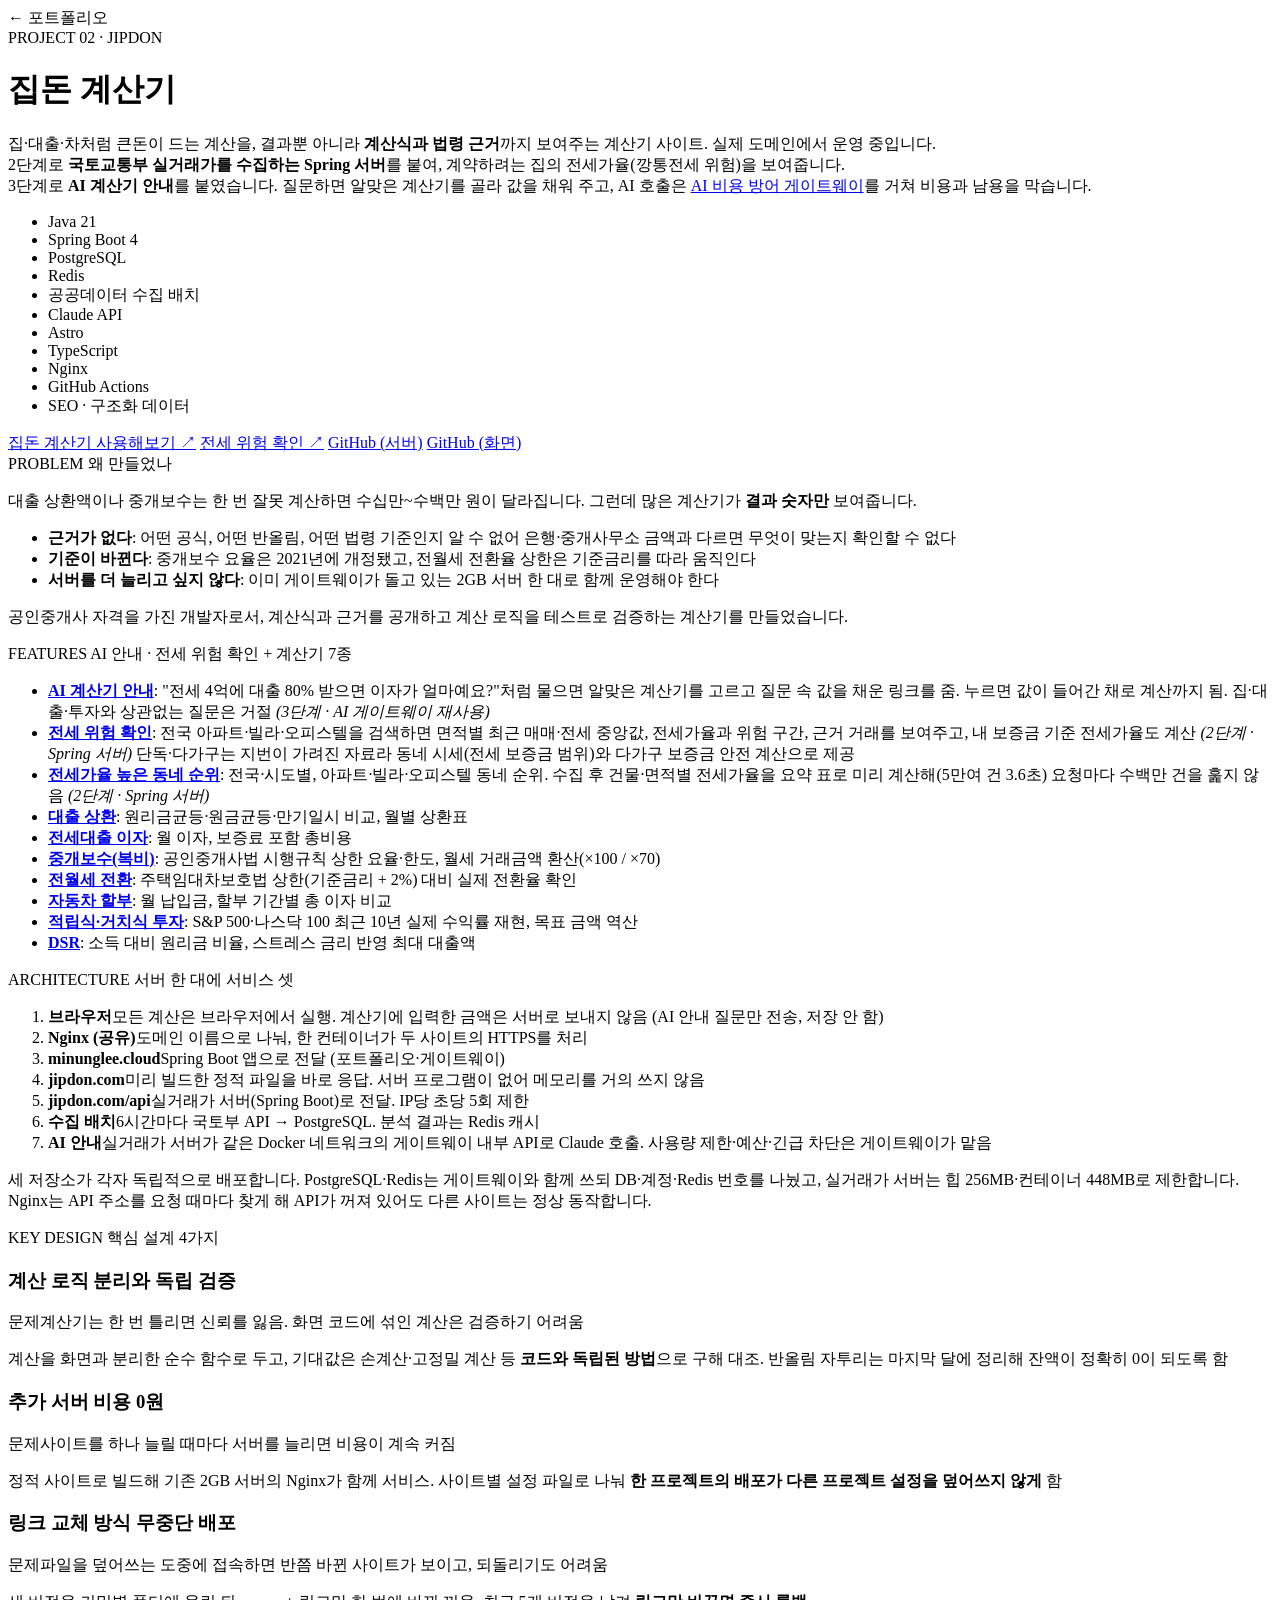
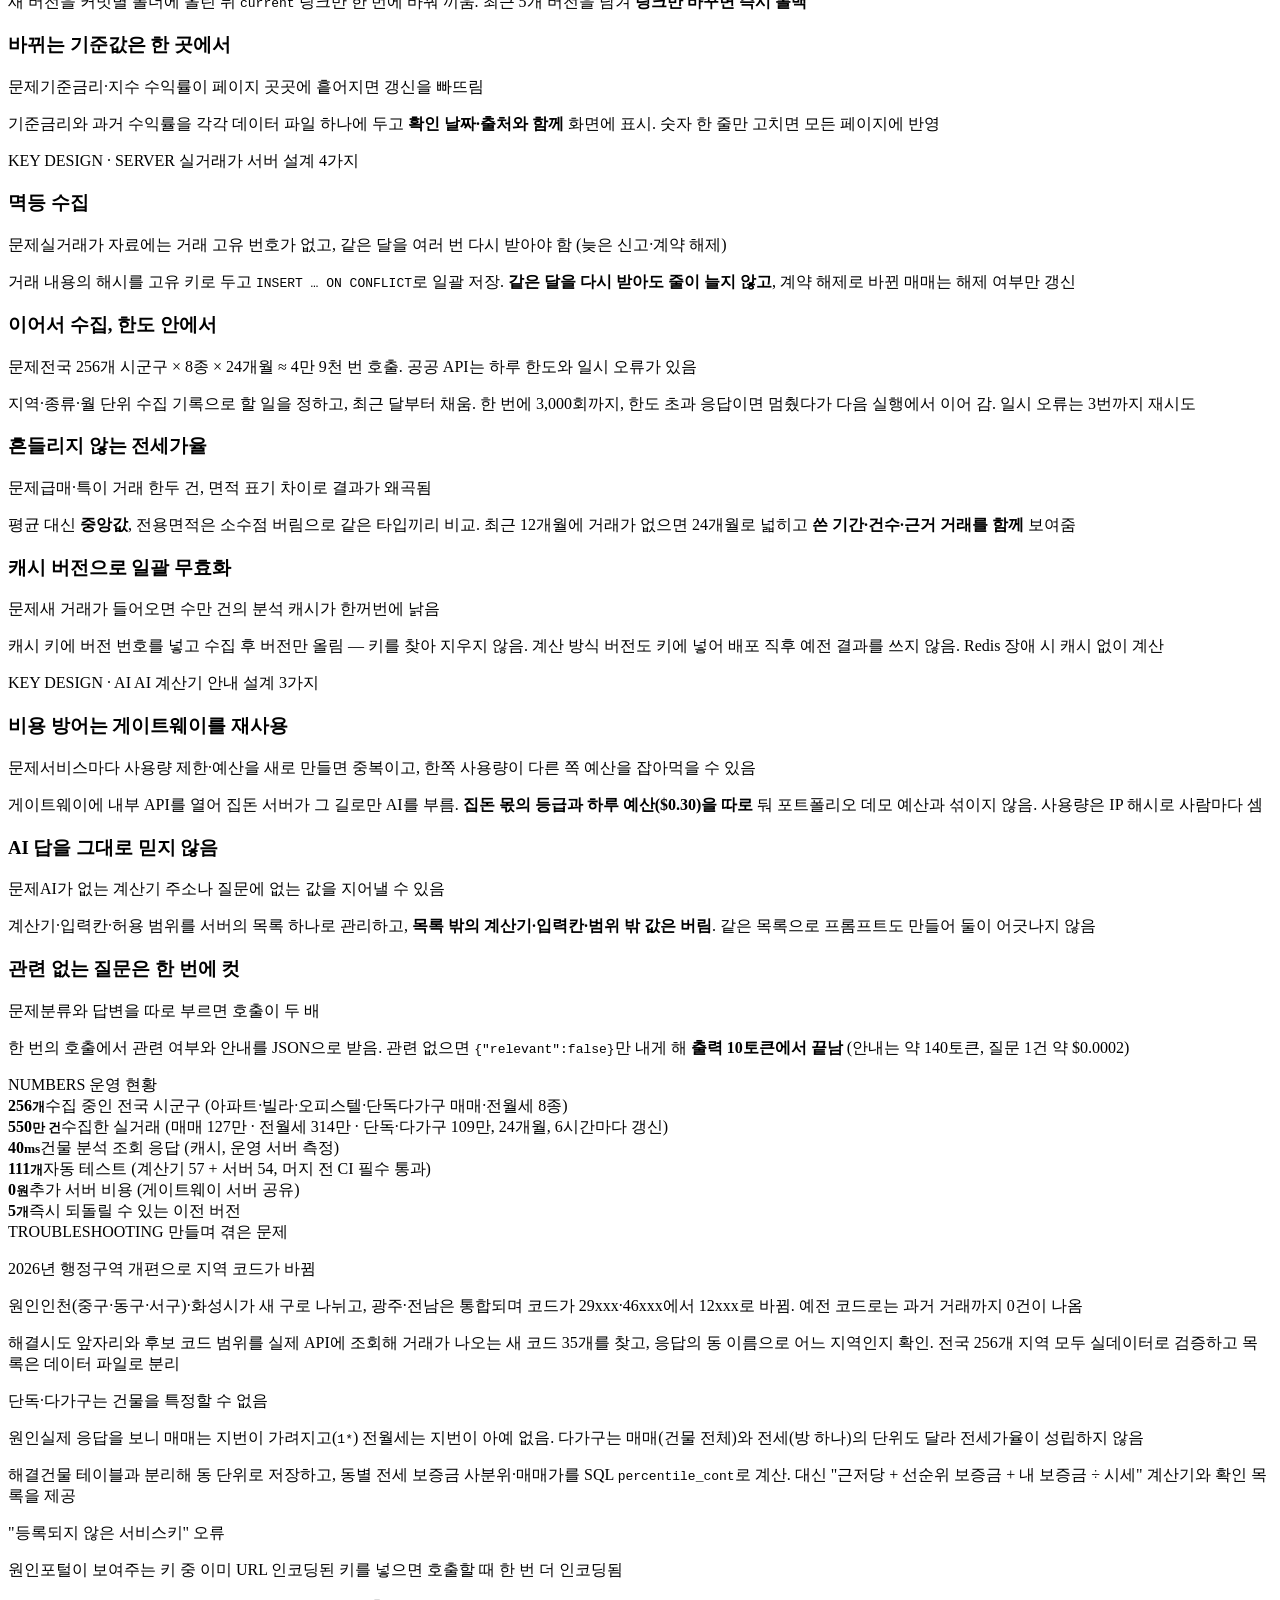
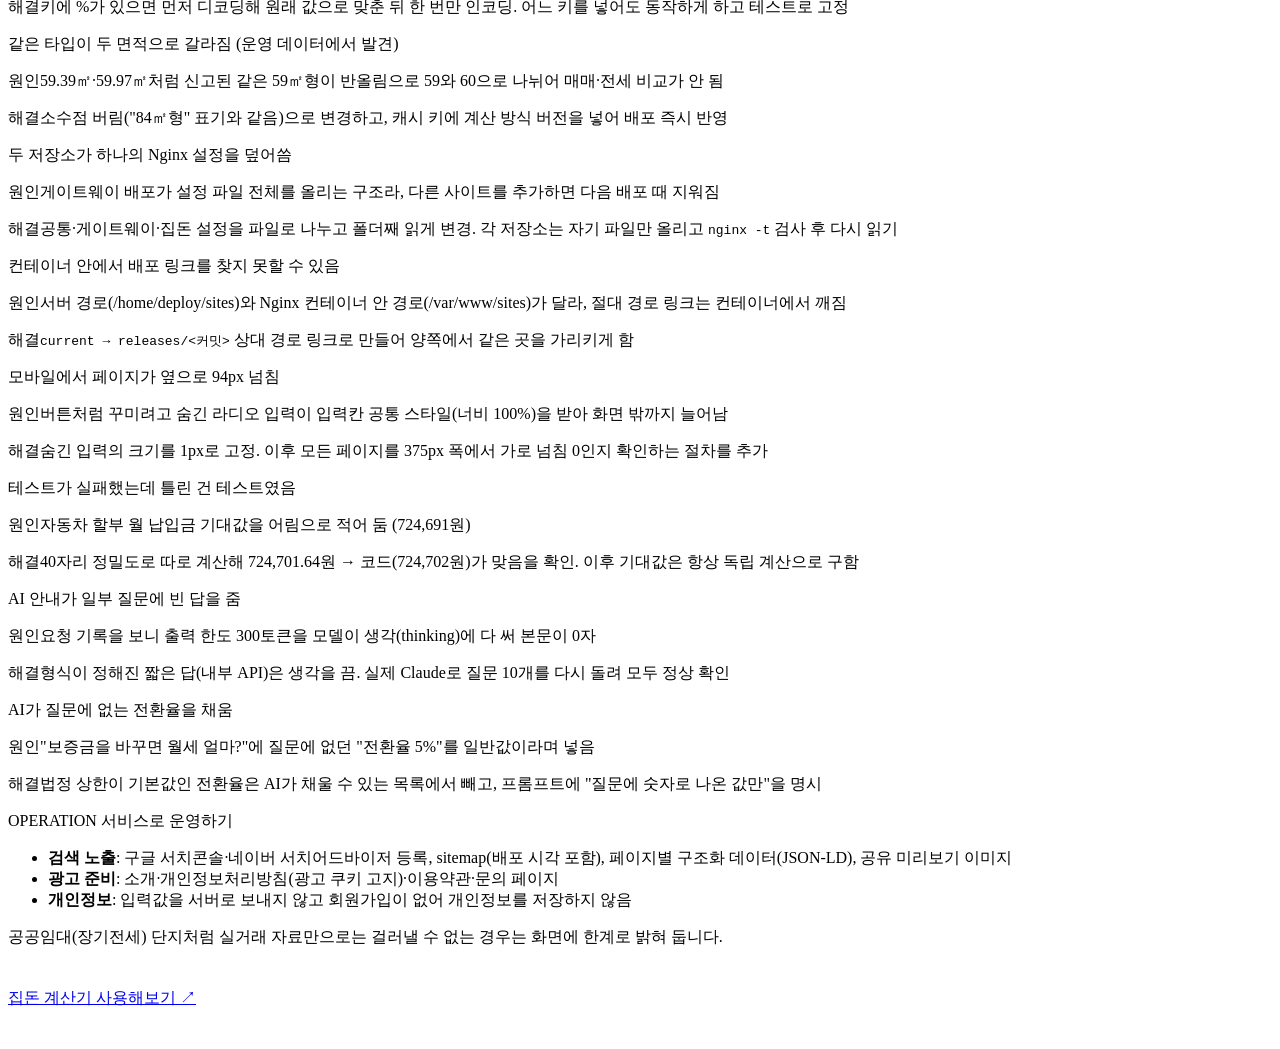
<file: src/main/resources/templates/jipdon.html>
<!DOCTYPE html>
<html lang="ko" xmlns:th="http://www.thymeleaf.org">
<head>
	<meta charset="UTF-8">
	<meta name="viewport" content="width=device-width, initial-scale=1">
	<title>집돈 계산기 | 이민웅</title>
	<meta name="description" content="대출·전세·중개보수·DSR·투자 계산기와, 국토부 실거래가로 전세가율을 계산하는 Spring 서버. jipdon.com에서 운영 중">
	<link rel="stylesheet" th:href="@{/style.css}">
</head>
<body>
<main class="container page project-page">
	<a class="back" th:href="@{/}">← 포트폴리오</a>

	<!-- 한 줄 소개 -->
	<header class="project-hero">
		<span class="fold-label">PROJECT 02 · JIPDON</span>
		<h1>집돈 계산기</h1>
		<p class="lead">집·대출·차처럼 큰돈이 드는 계산을, 결과뿐 아니라 <strong>계산식과 법령 근거</strong>까지 보여주는 계산기 사이트. 실제 도메인에서 운영 중입니다.<br>2단계로 <strong>국토교통부 실거래가를 수집하는 Spring 서버</strong>를 붙여, 계약하려는 집의 전세가율(깡통전세 위험)을 보여줍니다.<br>3단계로 <strong>AI 계산기 안내</strong>를 붙였습니다. 질문하면 알맞은 계산기를 골라 값을 채워 주고, AI 호출은 <a href="/gateway">AI 비용 방어 게이트웨이</a>를 거쳐 비용과 남용을 막습니다.</p>
		<ul class="chips small">
			<li>Java 21</li><li>Spring Boot 4</li><li>PostgreSQL</li><li>Redis</li><li>공공데이터 수집 배치</li><li>Claude API</li>
			<li>Astro</li><li>TypeScript</li><li>Nginx</li><li>GitHub Actions</li><li>SEO · 구조화 데이터</li>
		</ul>
		<div class="hero-actions">
			<a class="button" href="https://jipdon.com" target="_blank" rel="noopener">집돈 계산기 사용해보기 ↗</a>
			<a class="link-button" href="https://jipdon.com/jeonse-risk/" target="_blank" rel="noopener">전세 위험 확인 ↗</a>
			<a class="link-button" href="https://github.com/minunglee/jipdon-api" target="_blank" rel="noopener">GitHub (서버)</a>
			<a class="link-button" href="https://github.com/minunglee/jipdon" target="_blank" rel="noopener">GitHub (화면)</a>
		</div>
	</header>

	<!-- 왜 만들었나 -->
	<section class="page-section">
		<div class="block-title">
			<span class="fold-head">
				<span class="fold-label">PROBLEM</span>
				<span class="fold-name">왜 만들었나</span>
			</span>
		</div>
		<div class="card block-body">
			<p class="project-text">대출 상환액이나 중개보수는 한 번 잘못 계산하면 수십만~수백만 원이 달라집니다. 그런데 많은 계산기가 <strong>결과 숫자만</strong> 보여줍니다.</p>
			<ul class="points">
				<li><strong>근거가 없다</strong>: 어떤 공식, 어떤 반올림, 어떤 법령 기준인지 알 수 없어 은행·중개사무소 금액과 다르면 무엇이 맞는지 확인할 수 없다</li>
				<li><strong>기준이 바뀐다</strong>: 중개보수 요율은 2021년에 개정됐고, 전월세 전환율 상한은 기준금리를 따라 움직인다</li>
				<li><strong>서버를 더 늘리고 싶지 않다</strong>: 이미 게이트웨이가 돌고 있는 2GB 서버 한 대로 함께 운영해야 한다</li>
			</ul>
			<p class="project-text">공인중개사 자격을 가진 개발자로서, 계산식과 근거를 공개하고 계산 로직을 테스트로 검증하는 계산기를 만들었습니다.</p>
		</div>
	</section>

	<!-- 무엇을 계산하나 -->
	<section class="page-section">
		<div class="block-title">
			<span class="fold-head">
				<span class="fold-label">FEATURES</span>
				<span class="fold-name">AI 안내 · 전세 위험 확인 + 계산기 7종</span>
			</span>
		</div>
		<div class="card block-body">
			<ul class="points">
				<li><a href="https://jipdon.com/" target="_blank" rel="noopener"><strong>AI 계산기 안내</strong></a>: "전세 4억에 대출 80% 받으면 이자가 얼마예요?"처럼 물으면 알맞은 계산기를 고르고 질문 속 값을 채운 링크를 줌. 누르면 값이 들어간 채로 계산까지 됨. 집·대출·투자와 상관없는 질문은 거절 <em>(3단계 · AI 게이트웨이 재사용)</em></li>
				<li><a href="https://jipdon.com/jeonse-risk/" target="_blank" rel="noopener"><strong>전세 위험 확인</strong></a>: 전국 아파트·빌라·오피스텔을 검색하면 면적별 최근 매매·전세 중앙값, 전세가율과 위험 구간, 근거 거래를 보여주고, 내 보증금 기준 전세가율도 계산 <em>(2단계 · Spring 서버)</em> 단독·다가구는 지번이 가려진 자료라 동네 시세(전세 보증금 범위)와 다가구 보증금 안전 계산으로 제공</li>
				<li><a href="https://jipdon.com/jeonse-ranking/" target="_blank" rel="noopener"><strong>전세가율 높은 동네 순위</strong></a>: 전국·시도별, 아파트·빌라·오피스텔 동네 순위. 수집 후 건물·면적별 전세가율을 요약 표로 미리 계산해(5만여 건 3.6초) 요청마다 수백만 건을 훑지 않음 <em>(2단계 · Spring 서버)</em></li>
				<li><a href="https://jipdon.com/loan/" target="_blank" rel="noopener"><strong>대출 상환</strong></a>: 원리금균등·원금균등·만기일시 비교, 월별 상환표</li>
				<li><a href="https://jipdon.com/jeonse-loan/" target="_blank" rel="noopener"><strong>전세대출 이자</strong></a>: 월 이자, 보증료 포함 총비용</li>
				<li><a href="https://jipdon.com/brokerage-fee/" target="_blank" rel="noopener"><strong>중개보수(복비)</strong></a>: 공인중개사법 시행규칙 상한 요율·한도, 월세 거래금액 환산(×100 / ×70)</li>
				<li><a href="https://jipdon.com/rent-conversion/" target="_blank" rel="noopener"><strong>전월세 전환</strong></a>: 주택임대차보호법 상한(기준금리 + 2%) 대비 실제 전환율 확인</li>
				<li><a href="https://jipdon.com/car-installment/" target="_blank" rel="noopener"><strong>자동차 할부</strong></a>: 월 납입금, 할부 기간별 총 이자 비교</li>
				<li><a href="https://jipdon.com/invest/" target="_blank" rel="noopener"><strong>적립식·거치식 투자</strong></a>: S&amp;P 500·나스닥 100 최근 10년 실제 수익률 재현, 목표 금액 역산</li>
				<li><a href="https://jipdon.com/dsr/" target="_blank" rel="noopener"><strong>DSR</strong></a>: 소득 대비 원리금 비율, 스트레스 금리 반영 최대 대출액</li>
			</ul>
		</div>
	</section>

	<!-- 구조 -->
	<section class="page-section">
		<div class="block-title">
			<span class="fold-head">
				<span class="fold-label">ARCHITECTURE</span>
				<span class="fold-name">서버 한 대에 서비스 셋</span>
			</span>
		</div>
		<div class="card block-body">
			<ol class="flow">
				<li><strong>브라우저</strong><span>모든 계산은 브라우저에서 실행. 계산기에 입력한 금액은 서버로 보내지 않음 (AI 안내 질문만 전송, 저장 안 함)</span></li>
				<li><strong>Nginx (공유)</strong><span>도메인 이름으로 나눠, 한 컨테이너가 두 사이트의 HTTPS를 처리</span></li>
				<li><strong>minunglee.cloud</strong><span>Spring Boot 앱으로 전달 (포트폴리오·게이트웨이)</span></li>
				<li><strong>jipdon.com</strong><span>미리 빌드한 정적 파일을 바로 응답. 서버 프로그램이 없어 메모리를 거의 쓰지 않음</span></li>
				<li><strong>jipdon.com/api</strong><span>실거래가 서버(Spring Boot)로 전달. IP당 초당 5회 제한</span></li>
				<li><strong>수집 배치</strong><span>6시간마다 국토부 API → PostgreSQL. 분석 결과는 Redis 캐시</span></li>
				<li><strong>AI 안내</strong><span>실거래가 서버가 같은 Docker 네트워크의 게이트웨이 내부 API로 Claude 호출. 사용량 제한·예산·긴급 차단은 게이트웨이가 맡음</span></li>
			</ol>
			<p class="hint">세 저장소가 각자 독립적으로 배포합니다. PostgreSQL·Redis는 게이트웨이와 함께 쓰되 DB·계정·Redis 번호를 나눴고, 실거래가 서버는 힙 256MB·컨테이너 448MB로 제한합니다. Nginx는 API 주소를 요청 때마다 찾게 해 API가 꺼져 있어도 다른 사이트는 정상 동작합니다.</p>
		</div>
	</section>

	<!-- 핵심 설계 -->
	<section class="page-section">
		<div class="block-title">
			<span class="fold-head">
				<span class="fold-label">KEY DESIGN</span>
				<span class="fold-name">핵심 설계 4가지</span>
			</span>
		</div>
		<div class="design-grid">
			<article class="card design">
				<h3>계산 로직 분리와 독립 검증</h3>
				<p class="problem"><span class="label">문제</span><span>계산기는 한 번 틀리면 신뢰를 잃음. 화면 코드에 섞인 계산은 검증하기 어려움</span></p>
				<p>계산을 화면과 분리한 순수 함수로 두고, 기대값은 손계산·고정밀 계산 등 <strong>코드와 독립된 방법</strong>으로 구해 대조. 반올림 자투리는 마지막 달에 정리해 잔액이 정확히 0이 되도록 함</p>
			</article>
			<article class="card design">
				<h3>추가 서버 비용 0원</h3>
				<p class="problem"><span class="label">문제</span><span>사이트를 하나 늘릴 때마다 서버를 늘리면 비용이 계속 커짐</span></p>
				<p>정적 사이트로 빌드해 기존 2GB 서버의 Nginx가 함께 서비스. 사이트별 설정 파일로 나눠 <strong>한 프로젝트의 배포가 다른 프로젝트 설정을 덮어쓰지 않게</strong> 함</p>
			</article>
			<article class="card design">
				<h3>링크 교체 방식 무중단 배포</h3>
				<p class="problem"><span class="label">문제</span><span>파일을 덮어쓰는 도중에 접속하면 반쯤 바뀐 사이트가 보이고, 되돌리기도 어려움</span></p>
				<p>새 버전을 커밋별 폴더에 올린 뒤 <code>current</code> 링크만 한 번에 바꿔 끼움. 최근 5개 버전을 남겨 <strong>링크만 바꾸면 즉시 롤백</strong></p>
			</article>
			<article class="card design">
				<h3>바뀌는 기준값은 한 곳에서</h3>
				<p class="problem"><span class="label">문제</span><span>기준금리·지수 수익률이 페이지 곳곳에 흩어지면 갱신을 빠뜨림</span></p>
				<p>기준금리와 과거 수익률을 각각 데이터 파일 하나에 두고 <strong>확인 날짜·출처와 함께</strong> 화면에 표시. 숫자 한 줄만 고치면 모든 페이지에 반영</p>
			</article>
		</div>
	</section>

	<!-- 2단계 핵심 설계 -->
	<section class="page-section">
		<div class="block-title">
			<span class="fold-head">
				<span class="fold-label">KEY DESIGN · SERVER</span>
				<span class="fold-name">실거래가 서버 설계 4가지</span>
			</span>
		</div>
		<div class="design-grid">
			<article class="card design">
				<h3>멱등 수집</h3>
				<p class="problem"><span class="label">문제</span><span>실거래가 자료에는 거래 고유 번호가 없고, 같은 달을 여러 번 다시 받아야 함 (늦은 신고·계약 해제)</span></p>
				<p>거래 내용의 해시를 고유 키로 두고 <code>INSERT … ON CONFLICT</code>로 일괄 저장. <strong>같은 달을 다시 받아도 줄이 늘지 않고</strong>, 계약 해제로 바뀐 매매는 해제 여부만 갱신</p>
			</article>
			<article class="card design">
				<h3>이어서 수집, 한도 안에서</h3>
				<p class="problem"><span class="label">문제</span><span>전국 256개 시군구 × 8종 × 24개월 ≈ 4만 9천 번 호출. 공공 API는 하루 한도와 일시 오류가 있음</span></p>
				<p>지역·종류·월 단위 수집 기록으로 할 일을 정하고, 최근 달부터 채움. 한 번에 3,000회까지, 한도 초과 응답이면 멈췄다가 다음 실행에서 이어 감. 일시 오류는 3번까지 재시도</p>
			</article>
			<article class="card design">
				<h3>흔들리지 않는 전세가율</h3>
				<p class="problem"><span class="label">문제</span><span>급매·특이 거래 한두 건, 면적 표기 차이로 결과가 왜곡됨</span></p>
				<p>평균 대신 <strong>중앙값</strong>, 전용면적은 소수점 버림으로 같은 타입끼리 비교. 최근 12개월에 거래가 없으면 24개월로 넓히고 <strong>쓴 기간·건수·근거 거래를 함께</strong> 보여줌</p>
			</article>
			<article class="card design">
				<h3>캐시 버전으로 일괄 무효화</h3>
				<p class="problem"><span class="label">문제</span><span>새 거래가 들어오면 수만 건의 분석 캐시가 한꺼번에 낡음</span></p>
				<p>캐시 키에 버전 번호를 넣고 수집 후 버전만 올림 — 키를 찾아 지우지 않음. 계산 방식 버전도 키에 넣어 배포 직후 예전 결과를 쓰지 않음. Redis 장애 시 캐시 없이 계산</p>
			</article>
		</div>
	</section>

	<!-- 3단계 AI 안내 설계 -->
	<section class="page-section">
		<div class="block-title">
			<span class="fold-head">
				<span class="fold-label">KEY DESIGN · AI</span>
				<span class="fold-name">AI 계산기 안내 설계 3가지</span>
			</span>
		</div>
		<div class="design-grid">
			<article class="card design">
				<h3>비용 방어는 게이트웨이를 재사용</h3>
				<p class="problem"><span class="label">문제</span><span>서비스마다 사용량 제한·예산을 새로 만들면 중복이고, 한쪽 사용량이 다른 쪽 예산을 잡아먹을 수 있음</span></p>
				<p>게이트웨이에 내부 API를 열어 집돈 서버가 그 길로만 AI를 부름. <strong>집돈 몫의 등급과 하루 예산($0.30)을 따로</strong> 둬 포트폴리오 데모 예산과 섞이지 않음. 사용량은 IP 해시로 사람마다 셈</p>
			</article>
			<article class="card design">
				<h3>AI 답을 그대로 믿지 않음</h3>
				<p class="problem"><span class="label">문제</span><span>AI가 없는 계산기 주소나 질문에 없는 값을 지어낼 수 있음</span></p>
				<p>계산기·입력칸·허용 범위를 서버의 목록 하나로 관리하고, <strong>목록 밖의 계산기·입력칸·범위 밖 값은 버림</strong>. 같은 목록으로 프롬프트도 만들어 둘이 어긋나지 않음</p>
			</article>
			<article class="card design">
				<h3>관련 없는 질문은 한 번에 컷</h3>
				<p class="problem"><span class="label">문제</span><span>분류와 답변을 따로 부르면 호출이 두 배</span></p>
				<p>한 번의 호출에서 관련 여부와 안내를 JSON으로 받음. 관련 없으면 <code>{"relevant":false}</code>만 내게 해 <strong>출력 10토큰에서 끝남</strong> (안내는 약 140토큰, 질문 1건 약 $0.0002)</p>
			</article>
		</div>
	</section>

	<!-- 숫자 -->
	<section class="page-section">
		<div class="block-title">
			<span class="fold-head">
				<span class="fold-label">NUMBERS</span>
				<span class="fold-name">운영 현황</span>
			</span>
		</div>
		<div class="metric-grid">
			<div class="card metric"><strong>256<small>개</small></strong><span>수집 중인 전국 시군구 (아파트·빌라·오피스텔·단독다가구 매매·전월세 8종)</span></div>
			<div class="card metric"><strong>550<small>만 건</small></strong><span>수집한 실거래 (매매 127만 · 전월세 314만 · 단독·다가구 109만, 24개월, 6시간마다 갱신)</span></div>
			<div class="card metric"><strong>40<small>ms</small></strong><span>건물 분석 조회 응답 (캐시, 운영 서버 측정)</span></div>
			<div class="card metric"><strong>111<small>개</small></strong><span>자동 테스트 (계산기 57 + 서버 54, 머지 전 CI 필수 통과)</span></div>
			<div class="card metric"><strong>0<small>원</small></strong><span>추가 서버 비용 (게이트웨이 서버 공유)</span></div>
			<div class="card metric"><strong>5<small>개</small></strong><span>즉시 되돌릴 수 있는 이전 버전</span></div>
		</div>
	</section>

	<!-- 트러블슈팅 -->
	<section class="page-section">
		<div class="block-title">
			<span class="fold-head">
				<span class="fold-label">TROUBLESHOOTING</span>
				<span class="fold-name">만들며 겪은 문제</span>
			</span>
		</div>
		<div class="card block-body">
			<div class="item">
				<p class="item-title">2026년 행정구역 개편으로 지역 코드가 바뀜</p>
				<p class="problem"><span class="label">원인</span><span>인천(중구·동구·서구)·화성시가 새 구로 나뉘고, 광주·전남은 통합되며 코드가 29xxx·46xxx에서 12xxx로 바뀜. 예전 코드로는 과거 거래까지 0건이 나옴</span></p>
				<p class="resolution"><span class="label">해결</span><span>시도 앞자리와 후보 코드 범위를 실제 API에 조회해 거래가 나오는 새 코드 35개를 찾고, 응답의 동 이름으로 어느 지역인지 확인. 전국 256개 지역 모두 실데이터로 검증하고 목록은 데이터 파일로 분리</span></p>
			</div>
			<div class="item">
				<p class="item-title">단독·다가구는 건물을 특정할 수 없음</p>
				<p class="problem"><span class="label">원인</span><span>실제 응답을 보니 매매는 지번이 가려지고(<code>1*</code>) 전월세는 지번이 아예 없음. 다가구는 매매(건물 전체)와 전세(방 하나)의 단위도 달라 전세가율이 성립하지 않음</span></p>
				<p class="resolution"><span class="label">해결</span><span>건물 테이블과 분리해 동 단위로 저장하고, 동별 전세 보증금 사분위·매매가를 SQL <code>percentile_cont</code>로 계산. 대신 "근저당 + 선순위 보증금 + 내 보증금 ÷ 시세" 계산기와 확인 목록을 제공</span></p>
			</div>
			<div class="item">
				<p class="item-title">"등록되지 않은 서비스키" 오류</p>
				<p class="problem"><span class="label">원인</span><span>포털이 보여주는 키 중 이미 URL 인코딩된 키를 넣으면 호출할 때 한 번 더 인코딩됨</span></p>
				<p class="resolution"><span class="label">해결</span><span>키에 %가 있으면 먼저 디코딩해 원래 값으로 맞춘 뒤 한 번만 인코딩. 어느 키를 넣어도 동작하게 하고 테스트로 고정</span></p>
			</div>
			<div class="item">
				<p class="item-title">같은 타입이 두 면적으로 갈라짐 (운영 데이터에서 발견)</p>
				<p class="problem"><span class="label">원인</span><span>59.39㎡·59.97㎡처럼 신고된 같은 59㎡형이 반올림으로 59와 60으로 나뉘어 매매·전세 비교가 안 됨</span></p>
				<p class="resolution"><span class="label">해결</span><span>소수점 버림("84㎡형" 표기와 같음)으로 변경하고, 캐시 키에 계산 방식 버전을 넣어 배포 즉시 반영</span></p>
			</div>
			<div class="item">
				<p class="item-title">두 저장소가 하나의 Nginx 설정을 덮어씀</p>
				<p class="problem"><span class="label">원인</span><span>게이트웨이 배포가 설정 파일 전체를 올리는 구조라, 다른 사이트를 추가하면 다음 배포 때 지워짐</span></p>
				<p class="resolution"><span class="label">해결</span><span>공통·게이트웨이·집돈 설정을 파일로 나누고 폴더째 읽게 변경. 각 저장소는 자기 파일만 올리고 <code>nginx -t</code> 검사 후 다시 읽기</span></p>
			</div>
			<div class="item">
				<p class="item-title">컨테이너 안에서 배포 링크를 찾지 못할 수 있음</p>
				<p class="problem"><span class="label">원인</span><span>서버 경로(/home/deploy/sites)와 Nginx 컨테이너 안 경로(/var/www/sites)가 달라, 절대 경로 링크는 컨테이너에서 깨짐</span></p>
				<p class="resolution"><span class="label">해결</span><span><code>current → releases/&lt;커밋&gt;</code> 상대 경로 링크로 만들어 양쪽에서 같은 곳을 가리키게 함</span></p>
			</div>
			<div class="item">
				<p class="item-title">모바일에서 페이지가 옆으로 94px 넘침</p>
				<p class="problem"><span class="label">원인</span><span>버튼처럼 꾸미려고 숨긴 라디오 입력이 입력칸 공통 스타일(너비 100%)을 받아 화면 밖까지 늘어남</span></p>
				<p class="resolution"><span class="label">해결</span><span>숨긴 입력의 크기를 1px로 고정. 이후 모든 페이지를 375px 폭에서 가로 넘침 0인지 확인하는 절차를 추가</span></p>
			</div>
			<div class="item">
				<p class="item-title">테스트가 실패했는데 틀린 건 테스트였음</p>
				<p class="problem"><span class="label">원인</span><span>자동차 할부 월 납입금 기대값을 어림으로 적어 둠 (724,691원)</span></p>
				<p class="resolution"><span class="label">해결</span><span>40자리 정밀도로 따로 계산해 724,701.64원 → 코드(724,702원)가 맞음을 확인. 이후 기대값은 항상 독립 계산으로 구함</span></p>
			</div>
			<div class="item">
				<p class="item-title">AI 안내가 일부 질문에 빈 답을 줌</p>
				<p class="problem"><span class="label">원인</span><span>요청 기록을 보니 출력 한도 300토큰을 모델이 생각(thinking)에 다 써 본문이 0자</span></p>
				<p class="resolution"><span class="label">해결</span><span>형식이 정해진 짧은 답(내부 API)은 생각을 끔. 실제 Claude로 질문 10개를 다시 돌려 모두 정상 확인</span></p>
			</div>
			<div class="item">
				<p class="item-title">AI가 질문에 없는 전환율을 채움</p>
				<p class="problem"><span class="label">원인</span><span>"보증금을 바꾸면 월세 얼마?"에 질문에 없던 "전환율 5%"를 일반값이라며 넣음</span></p>
				<p class="resolution"><span class="label">해결</span><span>법정 상한이 기본값인 전환율은 AI가 채울 수 있는 목록에서 빼고, 프롬프트에 "질문에 숫자로 나온 값만"을 명시</span></p>
			</div>
		</div>
	</section>

	<!-- 검색·수익화 -->
	<section class="page-section">
		<div class="block-title">
			<span class="fold-head">
				<span class="fold-label">OPERATION</span>
				<span class="fold-name">서비스로 운영하기</span>
			</span>
		</div>
		<div class="card block-body">
			<ul class="points">
				<li><strong>검색 노출</strong>: 구글 서치콘솔·네이버 서치어드바이저 등록, sitemap(배포 시각 포함), 페이지별 구조화 데이터(JSON-LD), 공유 미리보기 이미지</li>
				<li><strong>광고 준비</strong>: 소개·개인정보처리방침(광고 쿠키 고지)·이용약관·문의 페이지</li>
				<li><strong>개인정보</strong>: 입력값을 서버로 보내지 않고 회원가입이 없어 개인정보를 저장하지 않음</li>
			</ul>
			<p class="hint">공공임대(장기전세) 단지처럼 실거래 자료만으로는 걸러낼 수 없는 경우는 화면에 한계로 밝혀 둡니다.</p>
		</div>
	</section>

	<div class="hero-actions" style="justify-content: center; margin: 40px 0">
		<a class="button" href="https://jipdon.com" target="_blank" rel="noopener">집돈 계산기 사용해보기 ↗</a>
	</div>
</main>
<script th:src="@{/scroll-top.js}" defer></script>
</body>
</html>
</file>
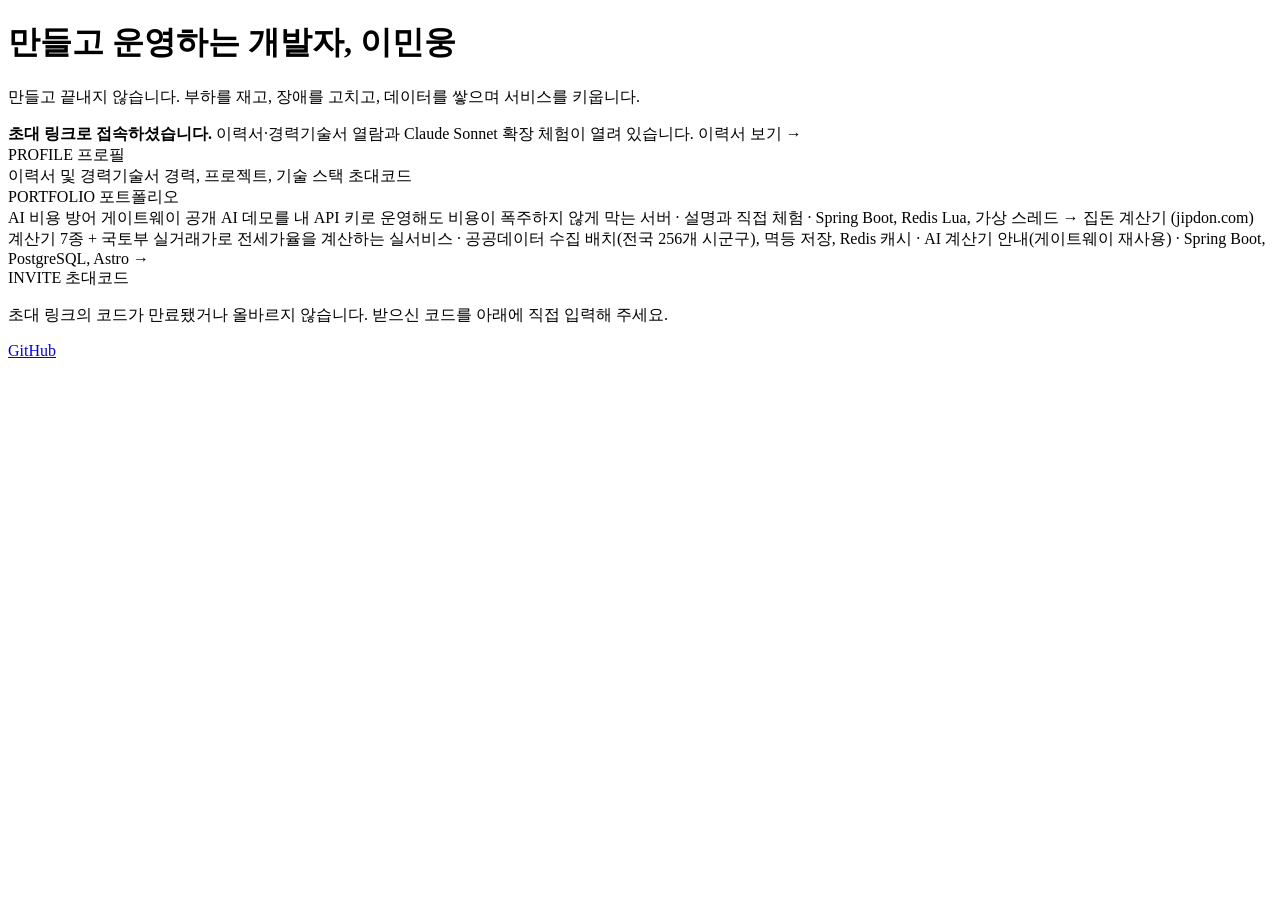
<file: src/main/resources/templates/portal.html>
<!DOCTYPE html>
<html lang="ko" xmlns:th="http://www.thymeleaf.org">
<head>
	<meta charset="UTF-8">
	<meta name="viewport" content="width=device-width, initial-scale=1">
	<title>이민웅 | 백엔드 개발자 포트폴리오</title>
	<meta name="description" content="Java/Spring 백엔드 개발자 이민웅의 포트폴리오">
	<link rel="stylesheet" th:href="@{/style.css}">
</head>
<body>
<main class="container portal page">
	<header class="hero">
		<h1>만들고 운영하는 개발자, 이민웅</h1>
		<p class="lead">만들고 끝내지 않습니다. 부하를 재고, 장애를 고치고, 데이터를 쌓으며 서비스를 키웁니다.</p>
	</header>

	<!-- 초대 링크로 들어온 면접관이 코드가 적용된 것을 바로 알 수 있게 -->
	<div th:if="${requester.invited()}" class="invite-banner" role="status">
		<span><strong>초대 링크로 접속하셨습니다.</strong> 이력서·경력기술서 열람과 Claude Sonnet 확장 체험이 열려 있습니다.</span>
		<a th:href="@{/resume}">이력서 보기 →</a>
	</div>

	<section class="page-section">
		<div class="block-title">
			<span class="fold-head">
				<span class="fold-label">PROFILE</span>
				<span class="fold-name">프로필</span>
			</span>
		</div>
		<a class="tile" th:classappend="${requester.invited()} ? 'tile-open' : 'tile-locked'" th:href="@{/resume}">
			<span class="tile-body">
				<span class="tile-title">이력서 및 경력기술서</span>
				<span class="tile-desc">경력, 프로젝트, 기술 스택</span>
			</span>
			<span class="tile-tag" th:text="${requester.invited()} ? '열람 가능' : '초대코드'">초대코드</span>
		</a>
	</section>

	<section class="page-section">
		<div class="block-title">
			<span class="fold-head">
				<span class="fold-label">PORTFOLIO</span>
				<span class="fold-name">포트폴리오</span>
			</span>
		</div>
		<a class="tile" th:href="@{/gateway}">
			<span class="tile-body">
				<span class="tile-title">AI 비용 방어 게이트웨이</span>
				<span class="tile-desc">공개 AI 데모를 내 API 키로 운영해도 비용이 폭주하지 않게 막는 서버 · 설명과 직접 체험 · Spring Boot, Redis Lua, 가상 스레드</span>
			</span>
			<span class="tile-arrow" aria-hidden="true">→</span>
		</a>
		<a class="tile" th:href="@{/jipdon}">
			<span class="tile-body">
				<span class="tile-title">집돈 계산기 (jipdon.com)</span>
				<span class="tile-desc">계산기 7종 + 국토부 실거래가로 전세가율을 계산하는 실서비스 · 공공데이터 수집 배치(전국 256개 시군구), 멱등 저장, Redis 캐시 · AI 계산기 안내(게이트웨이 재사용) · Spring Boot, PostgreSQL, Astro</span>
			</span>
			<span class="tile-arrow" aria-hidden="true">→</span>
		</a>
	</section>

	<section class="page-section">
		<div class="block-title">
			<span class="fold-head">
				<span class="fold-label">INVITE</span>
				<span class="fold-name">초대코드</span>
			</span>
		</div>
		<p th:if="${inviteInvalid}" class="error" role="alert">초대 링크의 코드가 만료됐거나 올바르지 않습니다. 받으신 코드를 아래에 직접 입력해 주세요.</p>
		<section th:replace="~{fragments :: invite(${requester})}"></section>
	</section>

	<footer class="footer">
		<a href="https://github.com/minunglee/spring-llm-gateway" target="_blank" rel="noopener">GitHub</a>
	</footer>
</main>
</body>
</html>
</file>
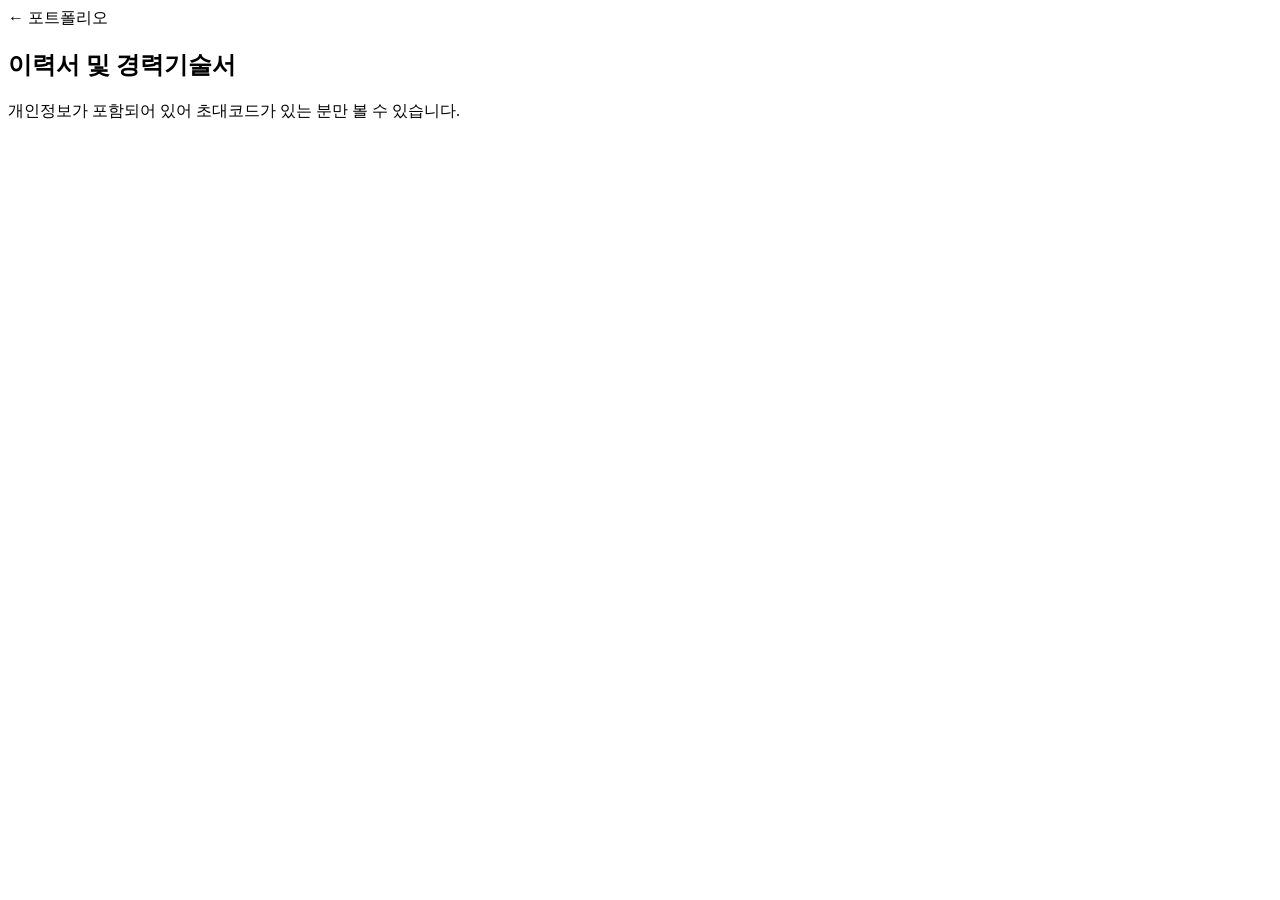
<file: src/main/resources/templates/resume-locked.html>
<!DOCTYPE html>
<html lang="ko" xmlns:th="http://www.thymeleaf.org">
<head>
	<meta charset="UTF-8">
	<meta name="viewport" content="width=device-width, initial-scale=1">
	<title>이력서 및 경력기술서 | 이민웅</title>
	<link rel="stylesheet" th:href="@{/style.css}">
</head>
<body>
<main class="container">
	<a class="back" th:href="@{/}">← 포트폴리오</a>
	<section class="card locked">
		<h1>이력서 및 경력기술서</h1>
		<p class="lead">개인정보가 포함되어 있어 초대코드가 있는 분만 볼 수 있습니다.</p>
	</section>

	<section th:replace="~{fragments :: invite(${requester})}"></section>
</main>
</body>
</html>
</file>
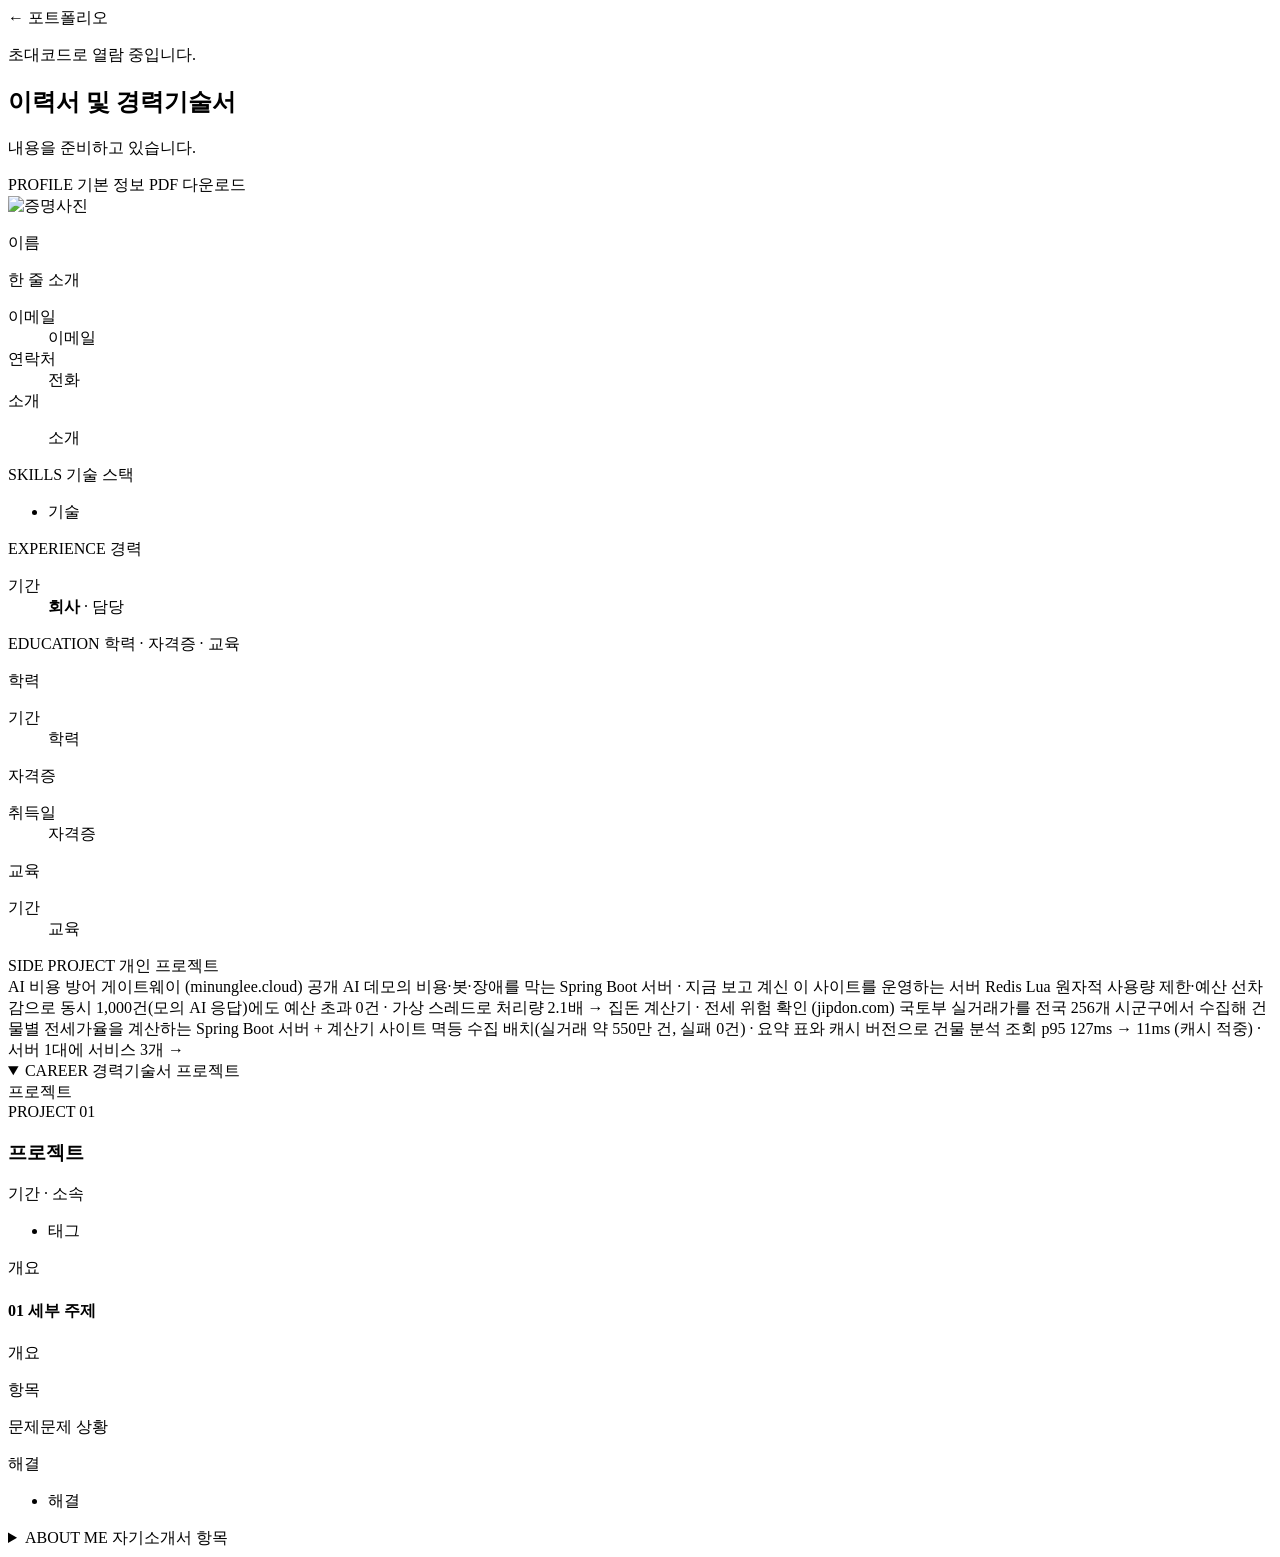
<file: src/main/resources/templates/resume.html>
<!DOCTYPE html>
<html lang="ko" xmlns:th="http://www.thymeleaf.org">
<head>
	<meta charset="UTF-8">
	<meta name="viewport" content="width=device-width, initial-scale=1">
	<meta name="robots" content="noindex">
	<title>이력서 및 경력기술서 | 이민웅</title>
	<link rel="stylesheet" th:href="@{/style.css}">
</head>
<body>
<main class="container resume">
	<a class="back" th:href="@{/}">← 포트폴리오</a>
	<p class="hint viewer">초대코드로 열람 중입니다.</p>

	<section th:if="${resume == null}" class="card locked">
		<h1>이력서 및 경력기술서</h1>
		<p class="lead">내용을 준비하고 있습니다.</p>
	</section>

	<th:block th:if="${resume != null}">
		<section class="resume-section">
			<div class="block-title">
				<span class="fold-head">
					<span class="fold-label">PROFILE</span>
					<span class="fold-name">기본 정보</span>
				</span>
				<a th:if="${hasPdf}" class="button small" th:href="@{/resume/pdf}">PDF 다운로드</a>
			</div>
			<div class="card block-body">
				<div class="profile-top">
					<img th:if="${hasPhoto}" class="profile-photo" th:src="@{/resume/photo}" alt="증명사진">
					<div>
						<p class="profile-name" th:text="${resume.name()}">이름</p>
						<p class="resume-headline" th:text="${resume.headline()}">한 줄 소개</p>
					</div>
				</div>
				<dl class="info-list">
					<dt>이메일</dt>
					<dd><a th:href="|mailto:${resume.contact().email()}|" th:text="${resume.contact().email()}">이메일</a></dd>
					<dt>연락처</dt>
					<dd><a th:href="|tel:${resume.contact().phone()}|" th:text="${resume.contact().phone()}">전화</a></dd>
					<dt>소개</dt>
					<dd>
						<p th:each="line : ${resume.summary()}" th:text="${line}" class="resume-summary">소개</p>
					</dd>
				</dl>
			</div>
		</section>

		<section class="resume-section">
			<div class="block-title">
				<span class="fold-head">
					<span class="fold-label">SKILLS</span>
					<span class="fold-name">기술 스택</span>
				</span>
			</div>
			<div class="card block-body">
				<ul class="chips">
					<li th:each="skill : ${resume.skills()}" th:text="${skill}">기술</li>
				</ul>
			</div>
		</section>

		<section class="resume-section">
			<div class="block-title">
				<span class="fold-head">
					<span class="fold-label">EXPERIENCE</span>
					<span class="fold-name">경력</span>
				</span>
			</div>
			<div class="card block-body">
				<dl class="info-list">
					<th:block th:each="job : ${resume.experience()}">
						<dt th:text="${job.period()}">기간</dt>
						<dd><strong th:text="${job.company()}">회사</strong> · <span th:text="${job.role()}">담당</span></dd>
					</th:block>
				</dl>
			</div>
		</section>

		<section class="resume-section">
			<div class="block-title">
				<span class="fold-head">
					<span class="fold-label">EDUCATION</span>
					<span class="fold-name">학력 · 자격증 · 교육</span>
				</span>
			</div>
			<div class="card block-body">
				<p class="group-title">학력</p>
				<dl class="info-list">
					<th:block th:each="entry : ${resume.education()}">
						<dt th:text="${entry.period()}">기간</dt>
						<dd th:text="${entry.name()}">학력</dd>
					</th:block>
				</dl>
				<p class="group-title">자격증</p>
				<dl class="info-list">
					<th:block th:each="cert : ${resume.certificates()}">
						<dt th:text="${cert.date()}">취득일</dt>
						<dd th:text="${cert.name()}">자격증</dd>
					</th:block>
				</dl>
				<th:block th:if="${resume.training() != null and !resume.training().isEmpty()}">
					<p class="group-title">교육</p>
					<dl class="info-list">
						<th:block th:each="entry : ${resume.training()}">
							<dt th:text="${entry.period()}">기간</dt>
							<dd th:text="${entry.name()}">교육</dd>
						</th:block>
					</dl>
				</th:block>
			</div>
		</section>

		<section class="resume-section">
			<div class="block-title">
				<span class="fold-head">
					<span class="fold-label">SIDE PROJECT</span>
					<span class="fold-name">개인 프로젝트</span>
				</span>
			</div>
			<a class="card block-body side-project" th:href="@{/gateway}">
				<span class="tile-body">
					<span class="tile-title">AI 비용 방어 게이트웨이 (minunglee.cloud)</span>
					<span class="tile-desc">공개 AI 데모의 비용·봇·장애를 막는 Spring Boot 서버 · 지금 보고 계신 이 사이트를 운영하는 서버</span>
					<span class="tile-desc">Redis Lua 원자적 사용량 제한·예산 선차감으로 동시 1,000건(모의 AI 응답)에도 예산 초과 0건 · 가상 스레드로 처리량 2.1배</span>
				</span>
				<span class="tile-arrow" aria-hidden="true">→</span>
			</a>
			<a class="card block-body side-project" th:href="@{/jipdon}">
				<span class="tile-body">
					<span class="tile-title">집돈 계산기 · 전세 위험 확인 (jipdon.com)</span>
					<span class="tile-desc">국토부 실거래가를 전국 256개 시군구에서 수집해 건물별 전세가율을 계산하는 Spring Boot 서버 + 계산기 사이트</span>
					<span class="tile-desc">멱등 수집 배치(실거래 약 550만 건, 실패 0건) · 요약 표와 캐시 버전으로 건물 분석 조회 p95 127ms → 11ms (캐시 적중) · 서버 1대에 서비스 3개</span>
				</span>
				<span class="tile-arrow" aria-hidden="true">→</span>
			</a>
		</section>

		<details class="resume-section fold" open>
			<summary class="fold-title">
				<span class="fold-head">
					<span class="fold-label">CAREER</span>
					<span class="fold-name">경력기술서</span>
				</span>
				<span class="fold-meta" th:text="|프로젝트 ${resume.projects().size()}개|">프로젝트</span>
			</summary>

			<nav class="project-nav" aria-label="프로젝트 바로가기">
				<a th:each="project, stat : ${resume.projects()}" th:href="|#project-${stat.count}|"
				   th:class="|project-link accent-${stat.count}|" th:text="${project.title()}">프로젝트</a>
			</nav>

			<article th:each="project, stat : ${resume.projects()}" th:id="|project-${stat.count}|"
					 th:class="|card project accent-${stat.count}|">
				<header class="project-head">
					<span class="project-no" th:text="|PROJECT ${#numbers.formatInteger(stat.count, 2)}|">PROJECT 01</span>
					<h3 th:text="${project.title()}">프로젝트</h3>
					<p class="project-meta" th:text="|${project.period()} · ${project.org()}|">기간 · 소속</p>
					<ul class="chips small">
						<li th:each="tag : ${project.tags()}" th:text="${tag}">태그</li>
					</ul>
					<p class="project-overview" th:text="${project.overview()}">개요</p>
				</header>

				<section class="project-section" th:each="section, sectionStat : ${project.sections()}">
					<h4>
						<span class="section-no" th:text="${#numbers.formatInteger(sectionStat.count, 2)}">01</span>
						<span th:text="${section.title()}">세부 주제</span>
					</h4>
					<p th:if="${section.overview() != null}" class="section-overview" th:text="${section.overview()}">개요</p>
					<div class="item" th:each="item : ${section.items()}">
						<p th:if="${item.title() != null}" class="item-title" th:text="${item.title()}">항목</p>
						<p th:if="${item.problem() != null}" class="problem">
							<span class="label" th:text="${item.problemLabelOrDefault()}">문제</span><span th:text="${item.problem()}">문제 상황</span>
						</p>
						<div class="solution" th:classappend="${item.problem() == null} ? 'no-label'">
							<span th:if="${item.problem() != null}" class="label">해결</span>
							<ul class="points">
								<li th:each="point : ${item.points()}" th:text="${point}">해결</li>
							</ul>
						</div>
					</div>
				</section>
			</article>
		</details>

		<details class="resume-section fold" th:if="${resume.coverLetter() != null and !resume.coverLetter().isEmpty()}">
			<summary class="fold-title">
				<span class="fold-head">
					<span class="fold-label">ABOUT ME</span>
					<span class="fold-name">자기소개서</span>
				</span>
				<span class="fold-meta" th:text="|${resume.coverLetter().size()}개 항목|">항목</span>
			</summary>
			<article class="card cover-item" th:each="part, stat : ${resume.coverLetter()}">
				<span class="cover-no" th:text="${#numbers.formatInteger(stat.count, 2)}">01</span>
				<h3 th:text="${part.title()}">소제목</h3>
				<p th:each="paragraph : ${part.paragraphs()}" th:text="${paragraph}">문단</p>
			</article>
		</details>
	</th:block>
</main>
<script th:src="@{/scroll-top.js}" defer></script>
</body>
</html>
</file>
